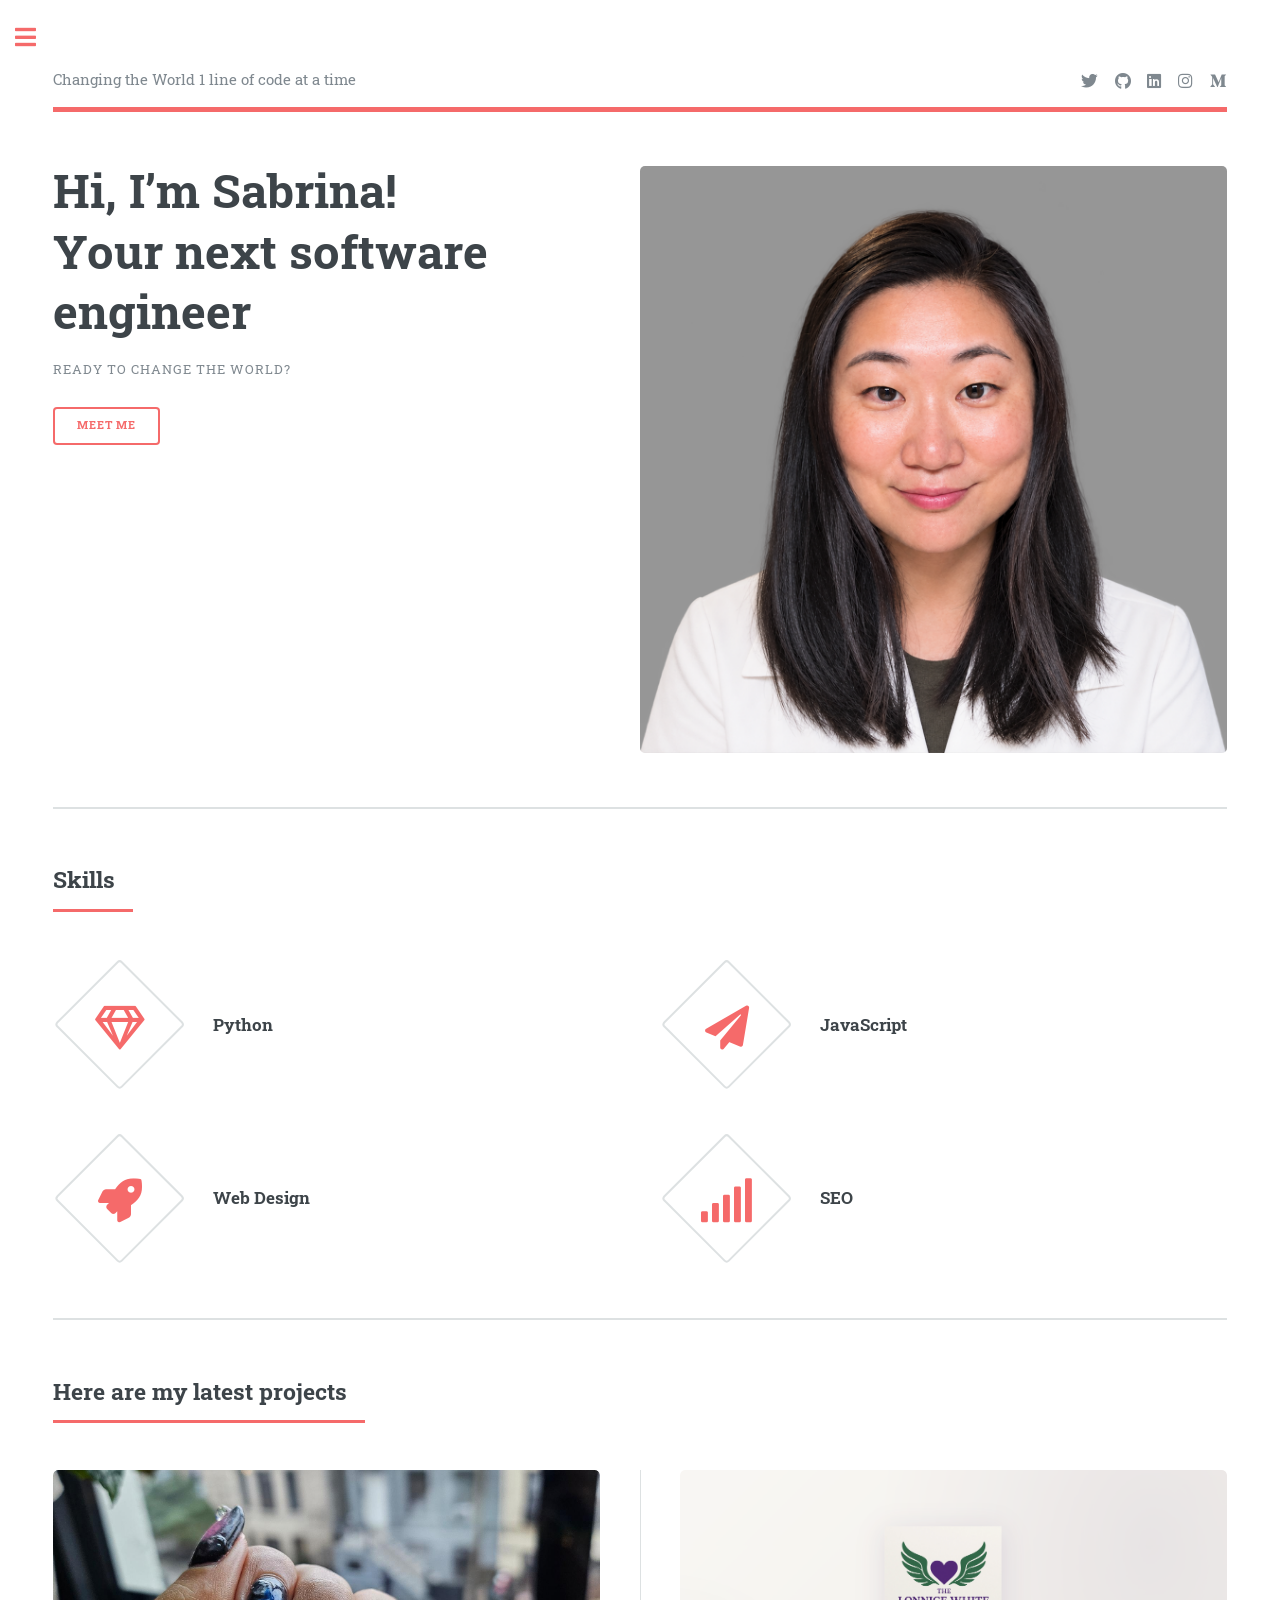
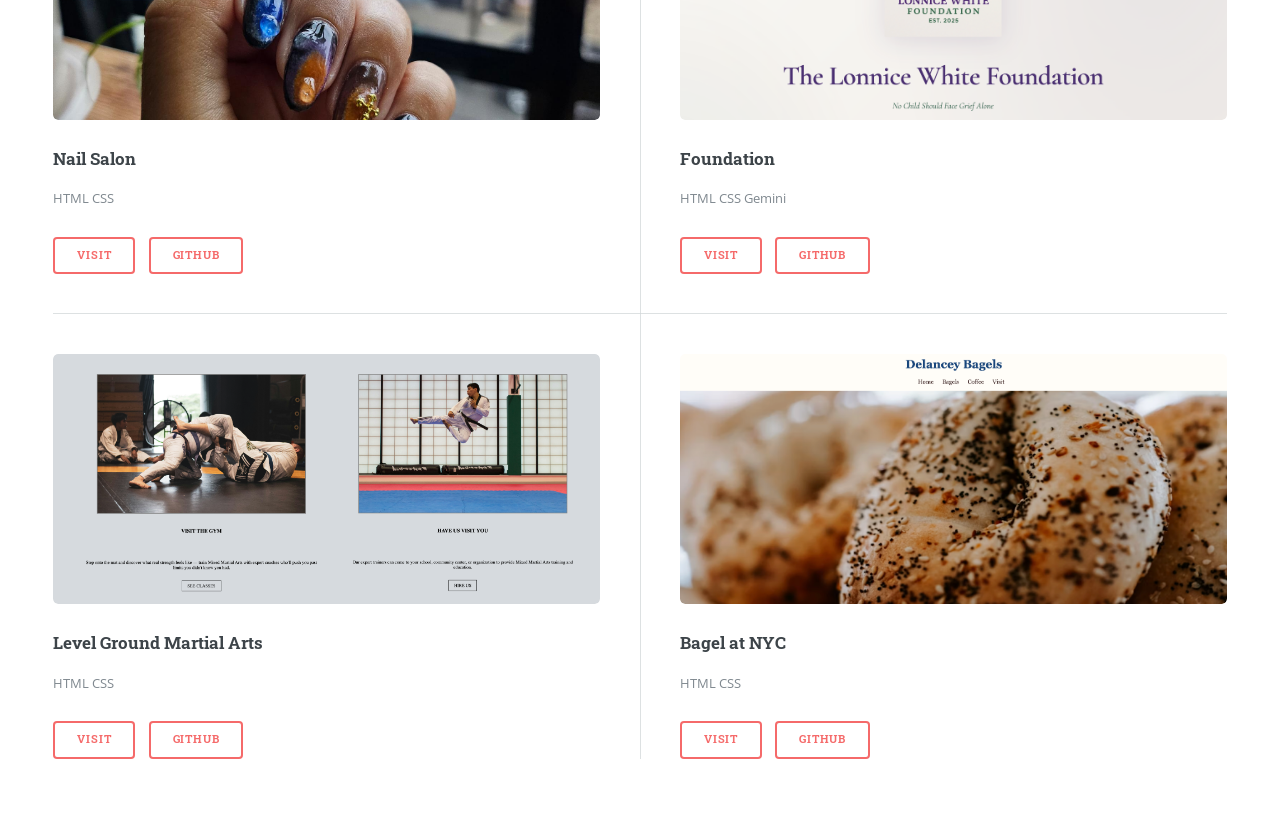
<file: index.html>
<!DOCTYPE HTML>
<!--
	Editorial by HTML5 UP
	html5up.net | @ajlkn
	Free for personal and commercial use under the CCA 3.0 license (html5up.net/license)
-->
<html>
	<head>
		<title>Changing the World 1 lind of Code at a time</title>
		<meta charset="utf-8" />
		<meta name="viewport" content="width=device-width, initial-scale=1, user-scalable=no" />
		<link rel="stylesheet" href="assets/css/main.css" />
	</head>
	<body class="is-preload">

		<!-- Wrapper -->
			<div id="wrapper">

				<!-- Main -->
					<div id="main">
						<div class="inner">

							<!-- Header -->
								<header id="header">
									<a href="index.html" class="logo">Changing the World 1 line of code at a time</a>
									<ul class="icons">
										<li><a href="https://x.com/SabrinaL_Dev" class="icon brands fa-twitter"><span class="label">Twitter</span></a></li>
										<li><a href="https://github.com/sabrinalindev" class="icon brands fa-github"><span class="label">Github</span></a></li>
										<li><a href="https://www.linkedin.com/in/sabrinalindev/" class="icon brands fa-linkedin"><span class="label">Linkedin</span></a></li>
										<li><a href="#" class="icon brands fa-instagram"><span class="label">Instagram</span></a></li>
										<li><a href="#" class="icon brands fa-medium-m"><span class="label">Medium</span></a></li>
									</ul>
								</header>

							<!-- Banner -->
								<section id="banner">
									<div class="content">
										<header>
											<h1>Hi, I’m Sabrina!</br>
											Your next software engineer</h1>
											<p>Ready to change the world?</p>
										</header>
										
										<ul class="actions">
											<li><a href="about-me.html" class="button big">Meet Me</a></li>
										</ul>
									</div>
									<span class="image object">
										<img src="images/sabrina_headshot.jpeg" alt="" />
									</span>
								</section>

							<!-- Section -->
								<section>
									<header class="major">
										<h2>Skills</h2>
									</header>
									<div class="features">
										<article>
											<span class="icon fa-gem"></span>
											<div class="content">
												<h3>Python</h3>
												
											</div>
										</article>
										<article>
											<span class="icon solid fa-paper-plane"></span>
											<div class="content">
												<h3>JavaScript</h3>
												
											</div>
										</article>
										<article>
											<span class="icon solid fa-rocket"></span>
											<div class="content">
												<h3>Web Design</h3>
												
											</div>
										</article>
										<article>
											<span class="icon solid fa-signal"></span>
											<div class="content">
												<h3>SEO</h3>
												
											</div>
										</article>
									</div>
								</section>

							<!-- Section -->
								<section>
									<header class="major">
										<h2>Here are my latest projects</h2>
									</header>
									<div class="posts">
										<article>
											<a href="#" class="image"><img src="images/nailSalon.jpeg" alt="" /></a>
											<h3>Nail Salon</h3>
											<p>HTML CSS</p>
											<!--<p>Aenean ornare velit lacus, ac varius enim lorem ullamcorper dolore. Proin aliquam facilisis ante interdum. Sed nulla amet lorem feugiat tempus aliquam.</p>-->
											<ul class="actions">
												<li><a href="https://jessicanailsit.netlify.app/" class="button">Visit</a></li>
												<li><a href="https://github.com/sabrinalindev/JessNailsIt" class="button">GitHub</a></li>
											</ul>
										</article>
										<article>
											<a href="#" class="image"><img src="images/foundation.jpeg" alt="" /></a>
											<h3>Foundation</h3>
											<P>HTML CSS Gemini</P>
											<!--<p>Aenean ornare velit lacus, ac varius enim lorem ullamcorper dolore. Proin aliquam facilisis ante interdum. Sed nulla amet lorem feugiat tempus aliquam.</p>-->
											<ul class="actions">
												<li><a href="https://thelonnicewhitefoundation.netlify.app/" class="button">Visit</a></li>
												<li><a href="https://github.com/sabrinalindev/The-Lonnice-White-foundation" class="button">GitHub</a></li>
											</ul>
										</article>
										<article>
											<a href="#" class="image"><img src="images/levelground.png" alt="" /></a>
											<h3>Level Ground Martial Arts</h3>
											<p>HTML CSS</p>
											<!--<p>Aenean ornare velit lacus, ac varius enim lorem ullamcorper dolore. Proin aliquam facilisis ante interdum. Sed nulla amet lorem feugiat tempus aliquam.</p>-->
											<ul class="actions">
												<li><a href="https://levelgroundmartial.netlify.app/" class="button">Visit</a></li>
												<li><a href="https://github.com/sabrinalindev/Level-Ground-Martial-Arts" class="button">GitHub</a></li>
											</ul>
										</article>
										<article>
											<a href="#" class="image"><img src="images/bagelatNYC.png" alt="" /></a>
											<h3>Bagel at NYC</h3>
											<P>HTML CSS</P>
											<!--<p>Aenean ornare velit lacus, ac varius enim lorem ullamcorper dolore. Proin aliquam facilisis ante interdum. Sed nulla amet lorem feugiat tempus aliquam.</p>-->
											<ul class="actions">
												<li><a href="https://bagelatnyc.netlify.app/" class="button">Visit</a></li>
												<li><a href="https://github.com/sabrinalindev/nyc-bagels" class="button">GitHub</a></li>
											</ul>
										</article>

										<!--<article>
											<a href="#" class="image"><img src="images/pic05.jpg" alt="" /></a>
											<h3>Feugiat lorem aenean</h3>
											<p>Aenean ornare velit lacus, ac varius enim lorem ullamcorper dolore. Proin aliquam facilisis ante interdum. Sed nulla amet lorem feugiat tempus aliquam.</p>
											<ul class="actions">
												<li><a href="#" class="button">More</a></li>
											</ul>
										</article>
										<article>
											<a href="#" class="image"><img src="images/pic06.jpg" alt="" /></a>
											<h3>Amet varius aliquam</h3>
											<p>Aenean ornare velit lacus, ac varius enim lorem ullamcorper dolore. Proin aliquam facilisis ante interdum. Sed nulla amet lorem feugiat tempus aliquam.</p>
											<ul class="actions">
												<li><a href="#" class="button">More</a></li>
											</ul>
										</article>-->
									</div>
								</section>

						</div>
					</div>

				<!-- Sidebar -->
					<div id="sidebar">
						<div class="inner">

							<!-- Search -->
								<section id="search" class="alt">
									<form method="post" action="#">
										<input type="text" name="query" id="query" placeholder="Search" />
									</form>
								</section>

							<!-- Menu -->
								<nav id="menu">
									<header class="major">
										<h2>Menu</h2>
									</header>
									<ul>
										<li><a href="index.html">Homepage</a></li>
										<!--<li><a href="generic.html">Generic</a></li>
										<li><a href="elements.html">Elements</a></li>
										<li>
											<span class="opener">Submenu</span>
											<ul>
												<li><a href="#">Lorem Dolor</a></li>
												<li><a href="#">Ipsum Adipiscing</a></li>
												<li><a href="#">Tempus Magna</a></li>
												<li><a href="#">Feugiat Veroeros</a></li>
											</ul>
										</li>
										<li><a href="#">Etiam Dolore</a></li>-->
										<li><a href="about-me.html">About Me</a></li>
										<li>
											<span class="opener">My Projects</span>
											<ul>
												<li><a href="https://jessicanailsit.netlify.app/" target="_blank">Nail Salon</a></li>
												<li><a href="https://thelonnicewhitefoundation.netlify.app/" target="_blank">Foundation</a></li>
												<li><a href="https://levelgroundmartial.netlify.app/" target="_blank">Level Ground Martial Arts</a></li>
												<li><a href="https://bagelatnyc.netlify.app/" target="_blank">Bagel at NYC</a></li>
											</ul>
										</li>
										<!--<li><a href="#">Maximus Erat</a></li>
										<li><a href="#">Sapien Mauris</a></li>
										<li><a href="#">Amet Lacinia</a></li>-->
									</ul>
								</nav>

							<!-- Section -->
								<!--<section>
									<header class="major">
										<h2>Ante interdum</h2>
									</header>
									<div class="mini-posts">
										<article>
											<a href="#" class="image"><img src="images/pic07.jpg" alt="" /></a>
											<p>Aenean ornare velit lacus, ac varius enim lorem ullamcorper dolore aliquam.</p>
										</article>
										<article>
											<a href="#" class="image"><img src="images/pic08.jpg" alt="" /></a>
											<p>Aenean ornare velit lacus, ac varius enim lorem ullamcorper dolore aliquam.</p>
										</article>
										<article>
											<a href="#" class="image"><img src="images/pic09.jpg" alt="" /></a>
											<p>Aenean ornare velit lacus, ac varius enim lorem ullamcorper dolore aliquam.</p>
										</article>
									</div>
									<ul class="actions">
										<li><a href="#" class="button">More</a></li>
									</ul>
								</section>-->

							<!-- Section -->
								<section>
									<header class="major">
										<h2>Get in touch</h2>
									</header>
									<p>Send me an email if you would love to work together!</p>
									<ul class="contact">
										<li class="icon solid fa-envelope"><a href="#">sabrinalindev@gmail.com</a></li>
										<!--li class="icon solid fa-phone">(000) 000-0000</li>
										<li class="icon solid fa-home">1234 Somewhere Road #8254<br />
										Nashville, TN 00000-0000</li>-->
									</ul>
								</section>

							<!-- Footer -->
								<footer id="footer">
									<p class="copyright">&copy; Untitled. All rights reserved. Demo Images: <a href="https://unsplash.com">Unsplash</a>. Design: <a href="https://html5up.net">HTML5 UP</a>.</p>
								</footer>

						</div>
					</div>

			</div>

		<!-- Scripts -->
			<script src="assets/js/jquery.min.js"></script>
			<script src="assets/js/browser.min.js"></script>
			<script src="assets/js/breakpoints.min.js"></script>
			<script src="assets/js/util.js"></script>
			<script src="assets/js/main.js"></script>

	</body>
</html>
</file>
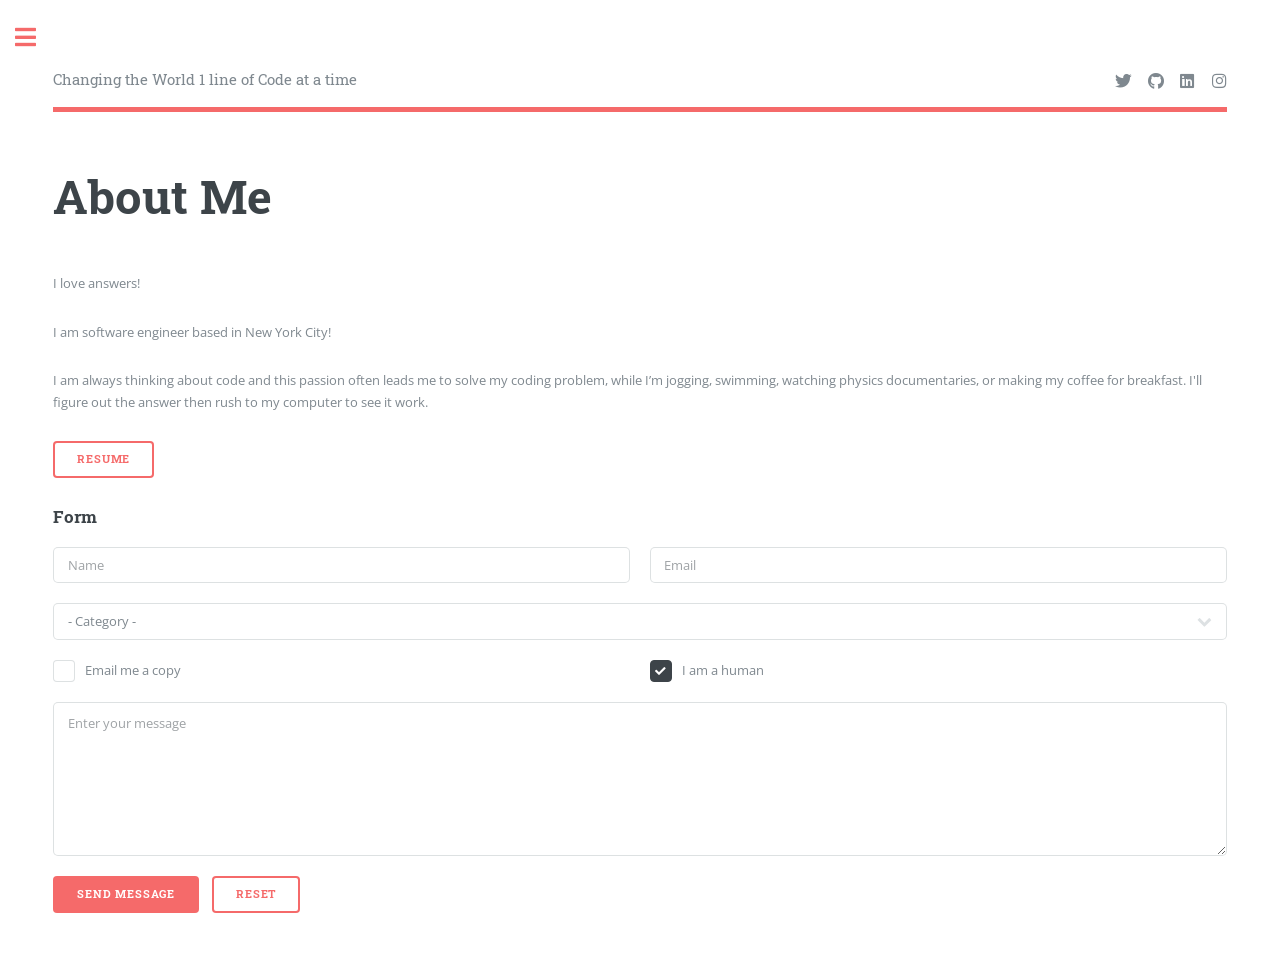
<file: about-me.html>
<!DOCTYPE HTML>
<!--
	Editorial by HTML5 UP
	html5up.net | @ajlkn
	Free for personal and commercial use under the CCA 3.0 license (html5up.net/license)
-->
<html>
	<head>
		<title>Generic - Editorial by HTML5 UP</title>
		<meta charset="utf-8" />
		<meta name="viewport" content="width=device-width, initial-scale=1, user-scalable=no" />
		<link rel="stylesheet" href="assets/css/main.css" />
	</head>
	<body class="is-preload">

		<!-- Wrapper -->
			<div id="wrapper">

				<!-- Main -->
					<div id="main">
						<div class="inner">

							<!-- Header -->
								<header id="header">
									<a href="index.html" class="logo">Changing the World 1 line of Code at a time</a>
									<ul class="icons">
										<li><a href="https://x.com/SabrinaL_Dev" class="icon brands fa-twitter"><span class="label">Twitter</span></a></li>
										<li><a href="https://github.com/sabrinalindev" class="icon brands fa-github"><span class="label">Github</span></a></li>
										<li><a href="https://www.linkedin.com/in/sabrinalindev/" class="icon brands fa-linkedin"><span class="label">Linkedin</span></a></li>
										<li><a href="https://www.instagram.com/sabrinal_dev/" class="icon brands fa-instagram"><span class="label">Instagram</span></a></li>
										<!-- <li><a href="#" class="icon brands fa-medium-m"><span class="label">Medium</span></a></li> -->
									</ul>
								</header>

							<!-- Content -->
								<section>
									<header class="main">
										<h1>About Me</h1>
									</header>

									<!--<span class="image object"><img src="images/sabrina_emoji.jpg" alt="" /></span>-->

									<p>I love answers!</p>
									<p>I am software engineer based in New York City!</p>
									<p>I am always thinking about code and this passion often leads me to solve my coding problem, while I’m jogging, swimming, watching physics documentaries, or making my coffee for breakfast. I'll figure out the answer then rush to my computer to see it work.</p>
									<ul class="actions">
										<li><a href="about-me.html" class="button big">Resume</a></li>
									</ul>

									<!-- Form -->
									<!-- Form -->
									<h3>Form</h3>

									<form method="post" action="#">
										<div class="row gtr-uniform">
											<div class="col-6 col-12-xsmall">
												<input type="text" name="demo-name" id="demo-name" value="" placeholder="Name" />
											</div>
											<div class="col-6 col-12-xsmall">
												<input type="email" name="demo-email" id="demo-email" value="" placeholder="Email" />
											</div>
											<!-- Break -->
											<div class="col-12">
												<select name="demo-category" id="demo-category">
													<option value="">- Category -</option>
													<option value="1">Website building</option>
													<option value="1">SEO analyze</option>
													<option value="1">Design</option>
													<!--option value="1">Human Resources</option-->
												</select>
											</div>
											<!-- Break -->
											<!--div class="col-4 col-12-small">
												<input type="radio" id="demo-priority-low" name="demo-priority" checked>
												<label for="demo-priority-low">Low</label>
											</div>
											<div class="col-4 col-12-small">
												<input type="radio" id="demo-priority-normal" name="demo-priority">
												<label for="demo-priority-normal">Normal</label>
											</div>
											<div class="col-4 col-12-small">
												<input type="radio" id="demo-priority-high" name="demo-priority">
												<label for="demo-priority-high">High</label>
											</div-->

											<!-- Break -->
											<div class="col-6 col-12-small">
												<input type="checkbox" id="demo-copy" name="demo-copy">
												<label for="demo-copy">Email me a copy</label>
											</div>
											<div class="col-6 col-12-small">
												<input type="checkbox" id="demo-human" name="demo-human" checked>
												<label for="demo-human">I am a human</label>
											</div>
											<!-- Break -->
											<div class="col-12">
												<textarea name="demo-message" id="demo-message" placeholder="Enter your message" rows="6"></textarea>
											</div>
											<!-- Break -->
											<div class="col-12">
												<ul class="actions">
													<li><input type="submit" value="Send Message" class="primary" /></li>
													<li><input type="reset" value="Reset" /></li>
												</ul>
											</div>
										</div>
									</form>

									<!--<p>Interdum et malesuada fames ac ante ipsum primis in faucibus. Pellentesque venenatis dolor imperdiet dolor mattis sagittis. Praesent rutrum sem diam, vitae egestas enim auctor sit amet. Pellentesque leo mauris, consectetur id ipsum sit amet, fersapien risus, commodo eget turpis at, elementum convallis elit. Pellentesque enim turpis, hendrerit tristique lorem ipsum dolor.</p>-->

									<!--<hr class="major" />

									<h2>Interdum sed dapibus</h2>
									<p>Donec eget ex magna. Interdum et malesuada fames ac ante ipsum primis in faucibus. Pellentesque venenatis dolor imperdiet dolor mattis sagittis. Praesent rutrum sem diam, vitae egestas enim auctor sit amet. Pellentesque leo mauris, consectetur id ipsum sit amet, fergiat. Pellentesque in mi eu massa lacinia malesuada et a elit. Donec urna ex, lacinia in purus ac, pretium pulvinar mauris. Curabitur sapien risus, commodo eget turpis at, elementum convallis elit. Pellentesque enim turpis, hendrerit.</p>
									<p>Lorem ipsum dolor sit amet, consectetur adipiscing elit. Duis dapibus rutrum facilisis. Class aptent taciti sociosqu ad litora torquent per conubia nostra, per inceptos himenaeos. Etiam tristique libero eu nibh porttitor fermentum. Nullam venenatis erat id vehicula viverra. Nunc ultrices eros ut ultricies condimentum. Mauris risus lacus, blandit sit amet venenatis non, bibendum vitae dolor. Nunc lorem mauris, fringilla in aliquam at, euismod in lectus. Pellentesque habitant morbi tristique senectus et netus et malesuada fames ac turpis egestas. In non lorem sit amet elit placerat maximus. Pellentesque aliquam maximus risus, vel sed vehicula. Interdum et malesuada fames ac ante ipsum primis in faucibus. Pellentesque venenatis dolor imperdiet dolor mattis sagittis. Praesent rutrum sem diam, vitae egestas enim auctor sit amet. Pellentesque leo mauris, consectetur id ipsum sit amet, fersapien risus, commodo eget turpis at, elementum convallis elit. Pellentesque enim turpis, hendrerit tristique lorem ipsum dolor.</p>

									<hr class="major" />

									<h2>Magna etiam veroeros</h2>
									<p>Lorem ipsum dolor sit amet, consectetur adipiscing elit. Duis dapibus rutrum facilisis. Class aptent taciti sociosqu ad litora torquent per conubia nostra, per inceptos himenaeos. Etiam tristique libero eu nibh porttitor fermentum. Nullam venenatis erat id vehicula viverra. Nunc ultrices eros ut ultricies condimentum. Mauris risus lacus, blandit sit amet venenatis non, bibendum vitae dolor. Nunc lorem mauris, fringilla in aliquam at, euismod in lectus. Pellentesque habitant morbi tristique senectus et netus et malesuada fames ac turpis egestas. In non lorem sit amet elit placerat maximus. Pellentesque aliquam maximus risus, vel sed vehicula.</p>
									<p>Interdum et malesuada fames ac ante ipsum primis in faucibus. Pellentesque venenatis dolor imperdiet dolor mattis sagittis. Praesent rutrum sem diam, vitae egestas enim auctor sit amet. Pellentesque leo mauris, consectetur id ipsum sit amet, fersapien risus, commodo eget turpis at, elementum convallis elit. Pellentesque enim turpis, hendrerit tristique lorem ipsum dolor.</p>

									<hr class="major" />

									<h2>Lorem aliquam bibendum</h2>
									<p>Donec eget ex magna. Interdum et malesuada fames ac ante ipsum primis in faucibus. Pellentesque venenatis dolor imperdiet dolor mattis sagittis. Praesent rutrum sem diam, vitae egestas enim auctor sit amet. Pellentesque leo mauris, consectetur id ipsum sit amet, fergiat. Pellentesque in mi eu massa lacinia malesuada et a elit. Donec urna ex, lacinia in purus ac, pretium pulvinar mauris. Curabitur sapien risus, commodo eget turpis at, elementum convallis elit. Pellentesque enim turpis, hendrerit.</p>
									<p>Lorem ipsum dolor sit amet, consectetur adipiscing elit. Duis dapibus rutrum facilisis. Class aptent taciti sociosqu ad litora torquent per conubia nostra, per inceptos himenaeos. Etiam tristique libero eu nibh porttitor fermentum. Nullam venenatis erat id vehicula viverra. Nunc ultrices eros ut ultricies condimentum. Mauris risus lacus, blandit sit amet venenatis non, bibendum vitae dolor. Nunc lorem mauris, fringilla in aliquam at, euismod in lectus. Pellentesque habitant morbi tristique senectus et netus et malesuada fames ac turpis egestas. In non lorem sit amet elit placerat maximus. Pellentesque aliquam maximus risus, vel sed vehicula.</p>-->

								</section>

						</div>
					</div>

				<!-- Sidebar -->
				 
					<!-- Sidebar -->
					<div id="sidebar">
						<div class="inner">

							<!-- Search -->
								<section id="search" class="alt">
									<form method="post" action="#">
										<input type="text" name="query" id="query" placeholder="Search" />
									</form>
								</section>

							<!-- Menu -->
								<nav id="menu">
									<header class="major">
										<h2>Menu</h2>
									</header>
									<ul>
										<li><a href="index.html">Homepage</a></li>
										<!--<li><a href="generic.html">Generic</a></li>
										<li><a href="elements.html">Elements</a></li>
										<li>
											<span class="opener">Submenu</span>
											<ul>
												<li><a href="#">Lorem Dolor</a></li>
												<li><a href="#">Ipsum Adipiscing</a></li>
												<li><a href="#">Tempus Magna</a></li>
												<li><a href="#">Feugiat Veroeros</a></li>
											</ul>
										</li>
										<li><a href="#">Etiam Dolore</a></li>-->
										<li><a href="about-me.html">About Me</a></li>
										<li>
											<span class="opener">My Projects</span>
											<ul>
												<li><a href="https://jessicanailsit.netlify.app/" target="_blank">Nail Salon</a></li>
												<li><a href="https://thelonnicewhitefoundation.netlify.app/" target="_blank">Foundation</a></li>
												<li><a href="https://levelgroundmartial.netlify.app/" target="_blank">Level Ground Martial Arts</a></li>
												<li><a href="https://bagelatnyc.netlify.app/" target="_blank">Bagel at NYC</a></li>
											</ul>
										</li>
										<!--<li><a href="#">Maximus Erat</a></li>
										<li><a href="#">Sapien Mauris</a></li>
										<li><a href="#">Amet Lacinia</a></li>-->
									</ul>
								</nav>

							<!-- Section -->
								<!--<section>
									<header class="major">
										<h2>Ante interdum</h2>
									</header>
									<div class="mini-posts">
										<article>
											<a href="#" class="image"><img src="images/pic07.jpg" alt="" /></a>
											<p>Aenean ornare velit lacus, ac varius enim lorem ullamcorper dolore aliquam.</p>
										</article>
										<article>
											<a href="#" class="image"><img src="images/pic08.jpg" alt="" /></a>
											<p>Aenean ornare velit lacus, ac varius enim lorem ullamcorper dolore aliquam.</p>
										</article>
										<article>
											<a href="#" class="image"><img src="images/pic09.jpg" alt="" /></a>
											<p>Aenean ornare velit lacus, ac varius enim lorem ullamcorper dolore aliquam.</p>
										</article>
									</div>
									<ul class="actions">
										<li><a href="#" class="button">More</a></li>
									</ul>
								</section>-->

							<!-- Section -->
								<section>
									<header class="major">
										<h2>Get in touch</h2>
									</header>
									<p>Send me an email if you would love to work together!</p>
									<ul class="contact">
										<li class="icon solid fa-envelope"><a href="#">sabrinalindev@gmail.com</a></li>
										<!--li class="icon solid fa-phone">(000) 000-0000</li>
										<li class="icon solid fa-home">1234 Somewhere Road #8254<br />
										Nashville, TN 00000-0000</li>-->
									</ul>
								</section>

							<!-- Footer -->
								<footer id="footer">
									<p class="copyright">&copy; Untitled. All rights reserved. Demo Images: <a href="https://unsplash.com">Unsplash</a>. Design: <a href="https://html5up.net">HTML5 UP</a>.</p>
								</footer>

						</div>
					</div>

			</div>

		<!-- Scripts -->
			<script src="assets/js/jquery.min.js"></script>
			<script src="assets/js/browser.min.js"></script>
			<script src="assets/js/breakpoints.min.js"></script>
			<script src="assets/js/util.js"></script>
			<script src="assets/js/main.js"></script>

	</body>
</html>
</file>
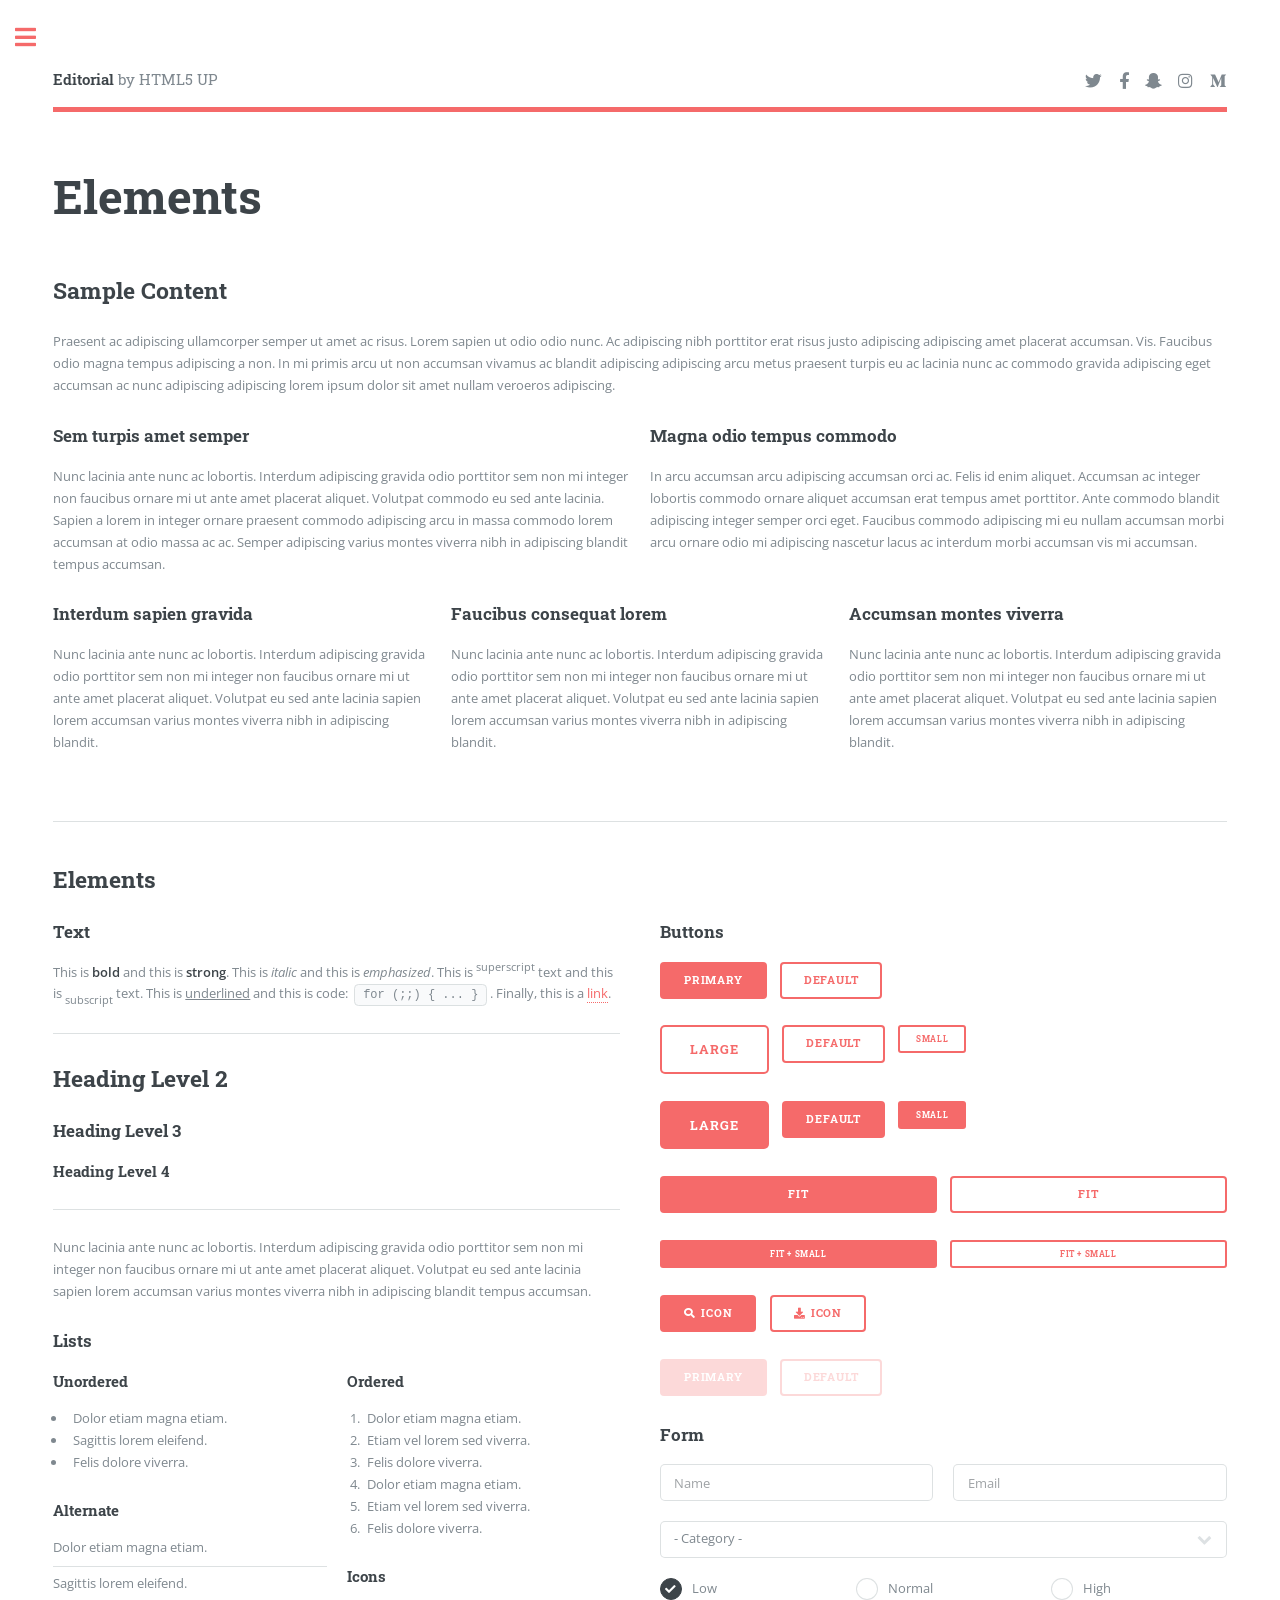
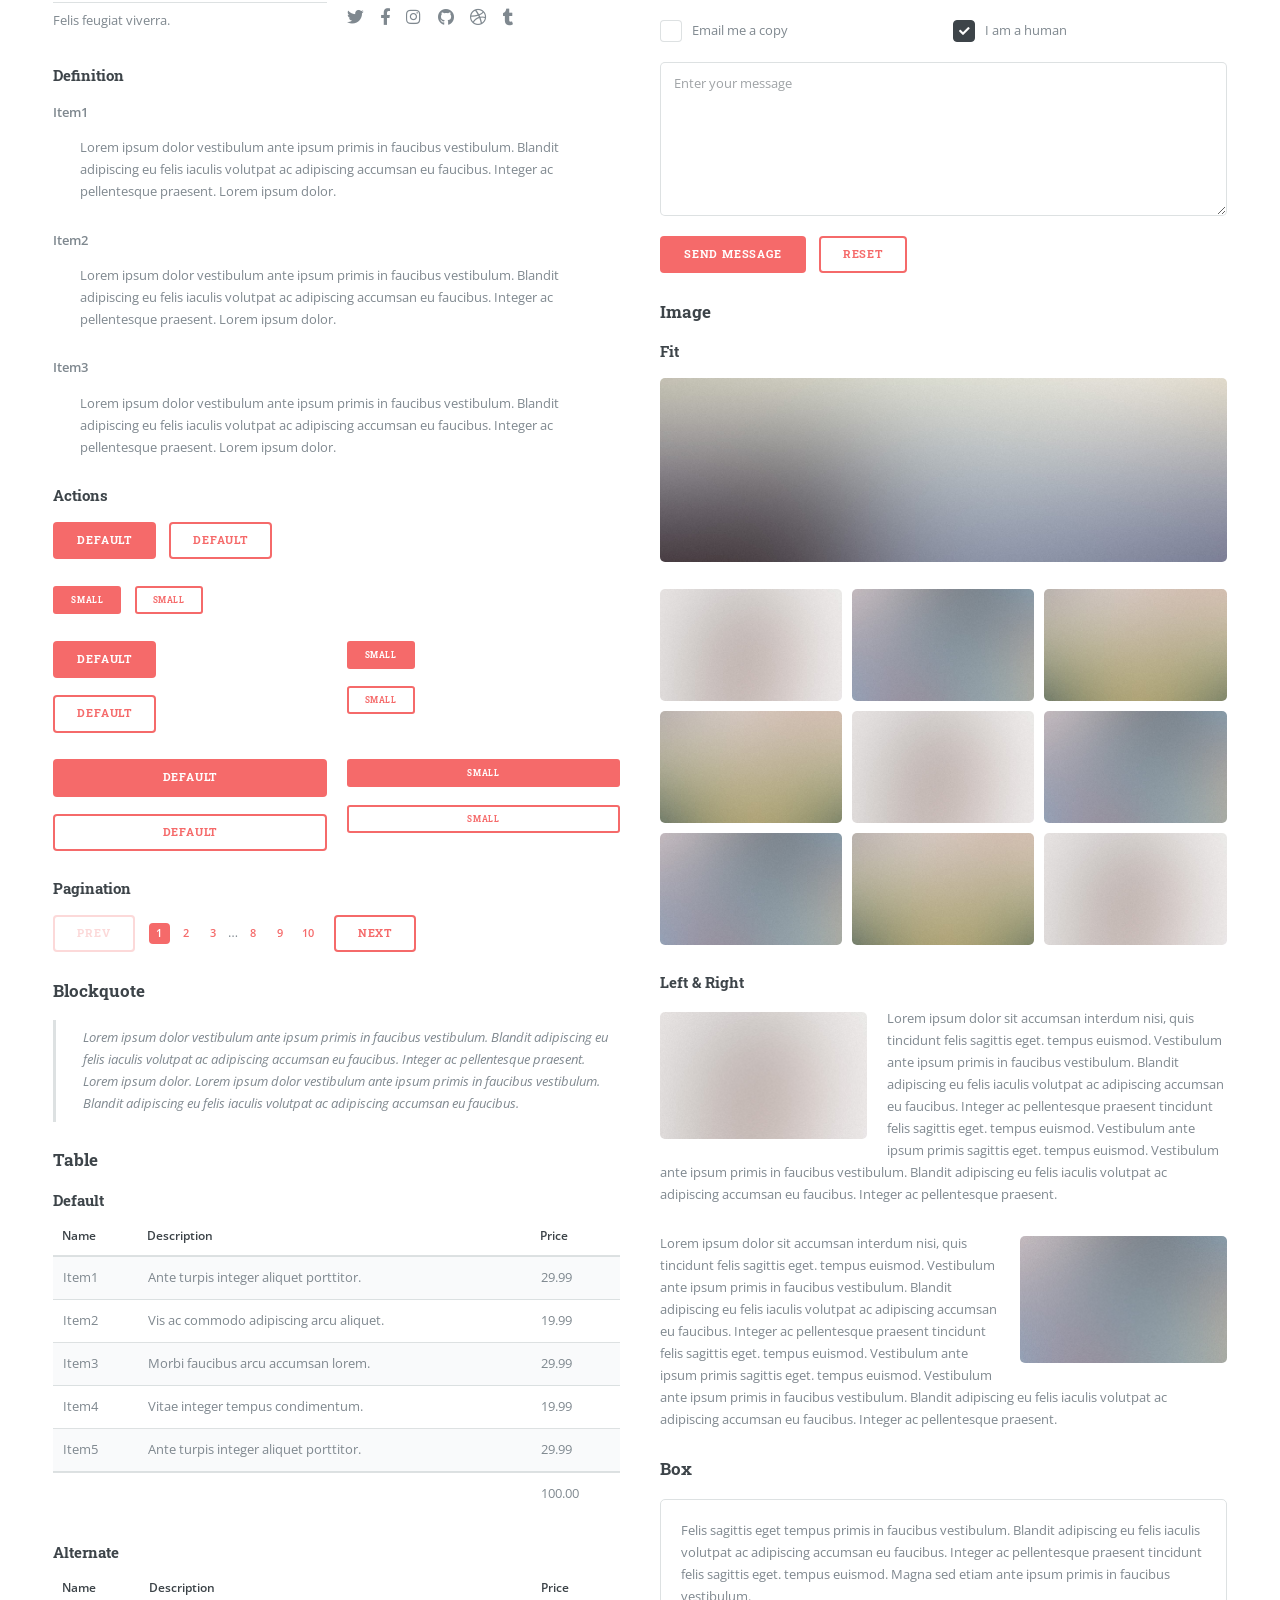
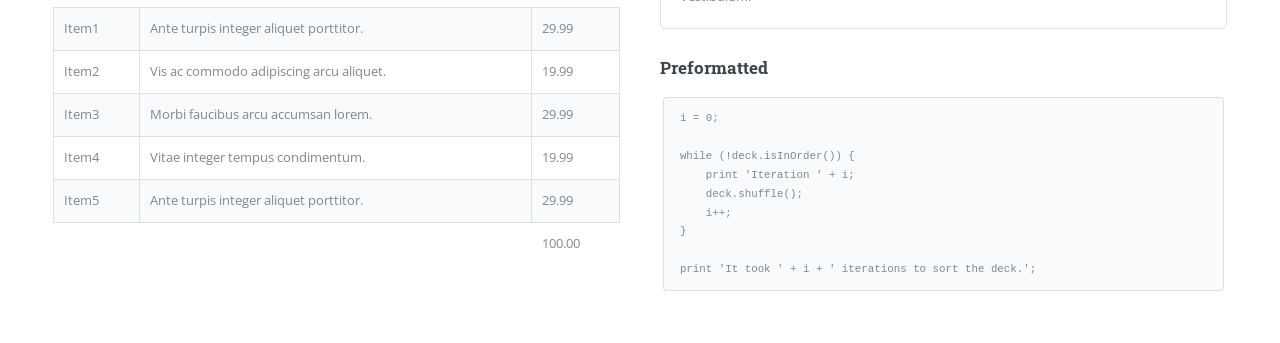
<file: elements.html>
<!DOCTYPE HTML>
<!--
	Editorial by HTML5 UP
	html5up.net | @ajlkn
	Free for personal and commercial use under the CCA 3.0 license (html5up.net/license)
-->
<html>
	<head>
		<title>Elements - Editorial by HTML5 UP</title>
		<meta charset="utf-8" />
		<meta name="viewport" content="width=device-width, initial-scale=1, user-scalable=no" />
		<link rel="stylesheet" href="assets/css/main.css" />
	</head>
	<body class="is-preload">

		<!-- Wrapper -->
			<div id="wrapper">

				<!-- Main -->
					<div id="main">
						<div class="inner">

							<!-- Header -->
								<header id="header">
									<a href="index.html" class="logo"><strong>Editorial</strong> by HTML5 UP</a>
									<ul class="icons">
										<li><a href="#" class="icon brands fa-twitter"><span class="label">Twitter</span></a></li>
										<li><a href="#" class="icon brands fa-facebook-f"><span class="label">Facebook</span></a></li>
										<li><a href="#" class="icon brands fa-snapchat-ghost"><span class="label">Snapchat</span></a></li>
										<li><a href="#" class="icon brands fa-instagram"><span class="label">Instagram</span></a></li>
										<li><a href="#" class="icon brands fa-medium-m"><span class="label">Medium</span></a></li>
									</ul>
								</header>

							<!-- Content -->
								<section>
									<header class="main">
										<h1>Elements</h1>
									</header>

									<!-- Content -->
										<h2 id="content">Sample Content</h2>
										<p>Praesent ac adipiscing ullamcorper semper ut amet ac risus. Lorem sapien ut odio odio nunc. Ac adipiscing nibh porttitor erat risus justo adipiscing adipiscing amet placerat accumsan. Vis. Faucibus odio magna tempus adipiscing a non. In mi primis arcu ut non accumsan vivamus ac blandit adipiscing adipiscing arcu metus praesent turpis eu ac lacinia nunc ac commodo gravida adipiscing eget accumsan ac nunc adipiscing adipiscing lorem ipsum dolor sit amet nullam veroeros adipiscing.</p>
										<div class="row">
											<div class="col-6 col-12-small">
												<h3>Sem turpis amet semper</h3>
												<p>Nunc lacinia ante nunc ac lobortis. Interdum adipiscing gravida odio porttitor sem non mi integer non faucibus ornare mi ut ante amet placerat aliquet. Volutpat commodo eu sed ante lacinia. Sapien a lorem in integer ornare praesent commodo adipiscing arcu in massa commodo lorem accumsan at odio massa ac ac. Semper adipiscing varius montes viverra nibh in adipiscing blandit tempus accumsan.</p>
											</div>
											<div class="col-6 col-12-small">
												<h3>Magna odio tempus commodo</h3>
												<p>In arcu accumsan arcu adipiscing accumsan orci ac. Felis id enim aliquet. Accumsan ac integer lobortis commodo ornare aliquet accumsan erat tempus amet porttitor. Ante commodo blandit adipiscing integer semper orci eget. Faucibus commodo adipiscing mi eu nullam accumsan morbi arcu ornare odio mi adipiscing nascetur lacus ac interdum morbi accumsan vis mi accumsan.</p>
											</div>
											<!-- Break -->
											<div class="col-4 col-12-medium">
												<h3>Interdum sapien gravida</h3>
												<p>Nunc lacinia ante nunc ac lobortis. Interdum adipiscing gravida odio porttitor sem non mi integer non faucibus ornare mi ut ante amet placerat aliquet. Volutpat eu sed ante lacinia sapien lorem accumsan varius montes viverra nibh in adipiscing blandit.</p>
											</div>
											<div class="col-4 col-12-medium">
												<h3>Faucibus consequat lorem</h3>
												<p>Nunc lacinia ante nunc ac lobortis. Interdum adipiscing gravida odio porttitor sem non mi integer non faucibus ornare mi ut ante amet placerat aliquet. Volutpat eu sed ante lacinia sapien lorem accumsan varius montes viverra nibh in adipiscing blandit.</p>
											</div>
											<div class="col-4 col-12-medium">
												<h3>Accumsan montes viverra</h3>
												<p>Nunc lacinia ante nunc ac lobortis. Interdum adipiscing gravida odio porttitor sem non mi integer non faucibus ornare mi ut ante amet placerat aliquet. Volutpat eu sed ante lacinia sapien lorem accumsan varius montes viverra nibh in adipiscing blandit.</p>
											</div>
										</div>

									<hr class="major" />

									<!-- Elements -->
										<h2 id="elements">Elements</h2>
										<div class="row gtr-200">
											<div class="col-6 col-12-medium">

												<!-- Text stuff -->
													<h3>Text</h3>
													<p>This is <b>bold</b> and this is <strong>strong</strong>. This is <i>italic</i> and this is <em>emphasized</em>.
													This is <sup>superscript</sup> text and this is <sub>subscript</sub> text.
													This is <u>underlined</u> and this is code: <code>for (;;) { ... }</code>.
													Finally, this is a <a href="#">link</a>.</p>
													<hr />
													<h2>Heading Level 2</h2>
													<h3>Heading Level 3</h3>
													<h4>Heading Level 4</h4>
													<hr />
													<p>Nunc lacinia ante nunc ac lobortis. Interdum adipiscing gravida odio porttitor sem non mi integer non faucibus ornare mi ut ante amet placerat aliquet. Volutpat eu sed ante lacinia sapien lorem accumsan varius montes viverra nibh in adipiscing blandit tempus accumsan.</p>

												<!-- Lists -->
													<h3>Lists</h3>
													<div class="row">
														<div class="col-6 col-12-small">

															<h4>Unordered</h4>
															<ul>
																<li>Dolor etiam magna etiam.</li>
																<li>Sagittis lorem eleifend.</li>
																<li>Felis dolore viverra.</li>
															</ul>

															<h4>Alternate</h4>
															<ul class="alt">
																<li>Dolor etiam magna etiam.</li>
																<li>Sagittis lorem eleifend.</li>
																<li>Felis feugiat viverra.</li>
															</ul>

														</div>
														<div class="col-6 col-12-small">

															<h4>Ordered</h4>
															<ol>
																<li>Dolor etiam magna etiam.</li>
																<li>Etiam vel lorem sed viverra.</li>
																<li>Felis dolore viverra.</li>
																<li>Dolor etiam magna etiam.</li>
																<li>Etiam vel lorem sed viverra.</li>
																<li>Felis dolore viverra.</li>
															</ol>

															<h4>Icons</h4>
															<ul class="icons">
																<li><a href="#" class="icon brands fa-twitter"><span class="label">Twitter</span></a></li>
																<li><a href="#" class="icon brands fa-facebook-f"><span class="label">Facebook</span></a></li>
																<li><a href="#" class="icon brands fa-instagram"><span class="label">Instagram</span></a></li>
																<li><a href="#" class="icon brands fa-github"><span class="label">Github</span></a></li>
																<li><a href="#" class="icon brands fa-dribbble"><span class="label">Dribbble</span></a></li>
																<li><a href="#" class="icon brands fa-tumblr"><span class="label">Tumblr</span></a></li>
															</ul>

														</div>
													</div>
													<h4>Definition</h4>
													<dl>
														<dt>Item1</dt>
														<dd>
															<p>Lorem ipsum dolor vestibulum ante ipsum primis in faucibus vestibulum. Blandit adipiscing eu felis iaculis volutpat ac adipiscing accumsan eu faucibus. Integer ac pellentesque praesent. Lorem ipsum dolor.</p>
														</dd>
														<dt>Item2</dt>
														<dd>
															<p>Lorem ipsum dolor vestibulum ante ipsum primis in faucibus vestibulum. Blandit adipiscing eu felis iaculis volutpat ac adipiscing accumsan eu faucibus. Integer ac pellentesque praesent. Lorem ipsum dolor.</p>
														</dd>
														<dt>Item3</dt>
														<dd>
															<p>Lorem ipsum dolor vestibulum ante ipsum primis in faucibus vestibulum. Blandit adipiscing eu felis iaculis volutpat ac adipiscing accumsan eu faucibus. Integer ac pellentesque praesent. Lorem ipsum dolor.</p>
														</dd>
													</dl>

													<h4>Actions</h4>
													<ul class="actions">
														<li><a href="#" class="button primary">Default</a></li>
														<li><a href="#" class="button">Default</a></li>
													</ul>
													<ul class="actions small">
														<li><a href="#" class="button primary small">Small</a></li>
														<li><a href="#" class="button small">Small</a></li>
													</ul>
													<div class="row">
														<div class="col-6 col-12-small">
															<ul class="actions stacked">
																<li><a href="#" class="button primary">Default</a></li>
																<li><a href="#" class="button">Default</a></li>
															</ul>
														</div>
														<div class="col-6 col-12-small">
															<ul class="actions stacked">
																<li><a href="#" class="button primary small">Small</a></li>
																<li><a href="#" class="button small">Small</a></li>
															</ul>
														</div>
														<div class="col-6 col-12-small">
															<ul class="actions stacked">
																<li><a href="#" class="button primary fit">Default</a></li>
																<li><a href="#" class="button fit">Default</a></li>
															</ul>
														</div>
														<div class="col-6 col-12-small">
															<ul class="actions stacked">
																<li><a href="#" class="button primary small fit">Small</a></li>
																<li><a href="#" class="button small fit">Small</a></li>
															</ul>
														</div>
													</div>

													<h4>Pagination</h4>
													<ul class="pagination">
														<li><span class="button disabled">Prev</span></li>
														<li><a href="#" class="page active">1</a></li>
														<li><a href="#" class="page">2</a></li>
														<li><a href="#" class="page">3</a></li>
														<li><span>&hellip;</span></li>
														<li><a href="#" class="page">8</a></li>
														<li><a href="#" class="page">9</a></li>
														<li><a href="#" class="page">10</a></li>
														<li><a href="#" class="button">Next</a></li>
													</ul>

												<!-- Blockquote -->
													<h3>Blockquote</h3>
													<blockquote>Lorem ipsum dolor vestibulum ante ipsum primis in faucibus vestibulum. Blandit adipiscing eu felis iaculis volutpat ac adipiscing accumsan eu faucibus. Integer ac pellentesque praesent. Lorem ipsum dolor. Lorem ipsum dolor vestibulum ante ipsum primis in faucibus vestibulum. Blandit adipiscing eu felis iaculis volutpat ac adipiscing accumsan eu faucibus.</blockquote>

												<!-- Table -->
													<h3>Table</h3>

													<h4>Default</h4>
													<div class="table-wrapper">
														<table>
															<thead>
																<tr>
																	<th>Name</th>
																	<th>Description</th>
																	<th>Price</th>
																</tr>
															</thead>
															<tbody>
																<tr>
																	<td>Item1</td>
																	<td>Ante turpis integer aliquet porttitor.</td>
																	<td>29.99</td>
																</tr>
																<tr>
																	<td>Item2</td>
																	<td>Vis ac commodo adipiscing arcu aliquet.</td>
																	<td>19.99</td>
																</tr>
																<tr>
																	<td>Item3</td>
																	<td> Morbi faucibus arcu accumsan lorem.</td>
																	<td>29.99</td>
																</tr>
																<tr>
																	<td>Item4</td>
																	<td>Vitae integer tempus condimentum.</td>
																	<td>19.99</td>
																</tr>
																<tr>
																	<td>Item5</td>
																	<td>Ante turpis integer aliquet porttitor.</td>
																	<td>29.99</td>
																</tr>
															</tbody>
															<tfoot>
																<tr>
																	<td colspan="2"></td>
																	<td>100.00</td>
																</tr>
															</tfoot>
														</table>
													</div>

													<h4>Alternate</h4>
													<div class="table-wrapper">
														<table class="alt">
															<thead>
																<tr>
																	<th>Name</th>
																	<th>Description</th>
																	<th>Price</th>
																</tr>
															</thead>
															<tbody>
																<tr>
																	<td>Item1</td>
																	<td>Ante turpis integer aliquet porttitor.</td>
																	<td>29.99</td>
																</tr>
																<tr>
																	<td>Item2</td>
																	<td>Vis ac commodo adipiscing arcu aliquet.</td>
																	<td>19.99</td>
																</tr>
																<tr>
																	<td>Item3</td>
																	<td> Morbi faucibus arcu accumsan lorem.</td>
																	<td>29.99</td>
																</tr>
																<tr>
																	<td>Item4</td>
																	<td>Vitae integer tempus condimentum.</td>
																	<td>19.99</td>
																</tr>
																<tr>
																	<td>Item5</td>
																	<td>Ante turpis integer aliquet porttitor.</td>
																	<td>29.99</td>
																</tr>
															</tbody>
															<tfoot>
																<tr>
																	<td colspan="2"></td>
																	<td>100.00</td>
																</tr>
															</tfoot>
														</table>
													</div>

											</div>
											<div class="col-6 col-12-medium">

												<!-- Buttons -->
													<h3>Buttons</h3>
													<ul class="actions">
														<li><a href="#" class="button primary">Primary</a></li>
														<li><a href="#" class="button">Default</a></li>
													</ul>
													<ul class="actions">
														<li><a href="#" class="button large">Large</a></li>
														<li><a href="#" class="button">Default</a></li>
														<li><a href="#" class="button small">Small</a></li>
													</ul>
													<ul class="actions">
														<li><a href="#" class="button primary large">Large</a></li>
														<li><a href="#" class="button primary">Default</a></li>
														<li><a href="#" class="button primary small">Small</a></li>
													</ul>
													<ul class="actions fit">
														<li><a href="#" class="button primary fit">Fit</a></li>
														<li><a href="#" class="button fit">Fit</a></li>
													</ul>
													<ul class="actions fit small">
														<li><a href="#" class="button primary fit small">Fit + Small</a></li>
														<li><a href="#" class="button fit small">Fit + Small</a></li>
													</ul>
													<ul class="actions">
														<li><a href="#" class="button primary icon solid fa-search">Icon</a></li>
														<li><a href="#" class="button icon solid fa-download">Icon</a></li>
													</ul>
													<ul class="actions">
														<li><span class="button primary disabled">Primary</span></li>
														<li><span class="button disabled">Default</span></li>
													</ul>

												<!-- Form -->
													<h3>Form</h3>

													<form method="post" action="#">
														<div class="row gtr-uniform">
															<div class="col-6 col-12-xsmall">
																<input type="text" name="demo-name" id="demo-name" value="" placeholder="Name" />
															</div>
															<div class="col-6 col-12-xsmall">
																<input type="email" name="demo-email" id="demo-email" value="" placeholder="Email" />
															</div>
															<!-- Break -->
															<div class="col-12">
																<select name="demo-category" id="demo-category">
																	<option value="">- Category -</option>
																	<option value="1">Manufacturing</option>
																	<option value="1">Shipping</option>
																	<option value="1">Administration</option>
																	<option value="1">Human Resources</option>
																</select>
															</div>
															<!-- Break -->
															<div class="col-4 col-12-small">
																<input type="radio" id="demo-priority-low" name="demo-priority" checked>
																<label for="demo-priority-low">Low</label>
															</div>
															<div class="col-4 col-12-small">
																<input type="radio" id="demo-priority-normal" name="demo-priority">
																<label for="demo-priority-normal">Normal</label>
															</div>
															<div class="col-4 col-12-small">
																<input type="radio" id="demo-priority-high" name="demo-priority">
																<label for="demo-priority-high">High</label>
															</div>
															<!-- Break -->
															<div class="col-6 col-12-small">
																<input type="checkbox" id="demo-copy" name="demo-copy">
																<label for="demo-copy">Email me a copy</label>
															</div>
															<div class="col-6 col-12-small">
																<input type="checkbox" id="demo-human" name="demo-human" checked>
																<label for="demo-human">I am a human</label>
															</div>
															<!-- Break -->
															<div class="col-12">
																<textarea name="demo-message" id="demo-message" placeholder="Enter your message" rows="6"></textarea>
															</div>
															<!-- Break -->
															<div class="col-12">
																<ul class="actions">
																	<li><input type="submit" value="Send Message" class="primary" /></li>
																	<li><input type="reset" value="Reset" /></li>
																</ul>
															</div>
														</div>
													</form>

												<!-- Image -->
													<h3>Image</h3>

													<h4>Fit</h4>
													<span class="image fit"><img src="images/pic11.jpg" alt="" /></span>
													<div class="box alt">
														<div class="row gtr-50 gtr-uniform">
															<div class="col-4"><span class="image fit"><img src="images/pic01.jpg" alt="" /></span></div>
															<div class="col-4"><span class="image fit"><img src="images/pic02.jpg" alt="" /></span></div>
															<div class="col-4"><span class="image fit"><img src="images/pic03.jpg" alt="" /></span></div>
															<!-- Break -->
															<div class="col-4"><span class="image fit"><img src="images/pic03.jpg" alt="" /></span></div>
															<div class="col-4"><span class="image fit"><img src="images/pic01.jpg" alt="" /></span></div>
															<div class="col-4"><span class="image fit"><img src="images/pic02.jpg" alt="" /></span></div>
															<!-- Break -->
															<div class="col-4"><span class="image fit"><img src="images/pic02.jpg" alt="" /></span></div>
															<div class="col-4"><span class="image fit"><img src="images/pic03.jpg" alt="" /></span></div>
															<div class="col-4"><span class="image fit"><img src="images/pic01.jpg" alt="" /></span></div>
														</div>
													</div>

													<h4>Left &amp; Right</h4>
													<p><span class="image left"><img src="images/pic01.jpg" alt="" /></span>Lorem ipsum dolor sit accumsan interdum nisi, quis tincidunt felis sagittis eget. tempus euismod. Vestibulum ante ipsum primis in faucibus vestibulum. Blandit adipiscing eu felis iaculis volutpat ac adipiscing accumsan eu faucibus. Integer ac pellentesque praesent tincidunt felis sagittis eget. tempus euismod. Vestibulum ante ipsum primis sagittis eget. tempus euismod. Vestibulum ante ipsum primis in faucibus vestibulum. Blandit adipiscing eu felis iaculis volutpat ac adipiscing accumsan eu faucibus. Integer ac pellentesque praesent.</p>
													<p><span class="image right"><img src="images/pic02.jpg" alt="" /></span>Lorem ipsum dolor sit accumsan interdum nisi, quis tincidunt felis sagittis eget. tempus euismod. Vestibulum ante ipsum primis in faucibus vestibulum. Blandit adipiscing eu felis iaculis volutpat ac adipiscing accumsan eu faucibus. Integer ac pellentesque praesent tincidunt felis sagittis eget. tempus euismod. Vestibulum ante ipsum primis sagittis eget. tempus euismod. Vestibulum ante ipsum primis in faucibus vestibulum. Blandit adipiscing eu felis iaculis volutpat ac adipiscing accumsan eu faucibus. Integer ac pellentesque praesent.</p>

												<!-- Box -->
													<h3>Box</h3>
													<div class="box">
														<p>Felis sagittis eget tempus primis in faucibus vestibulum. Blandit adipiscing eu felis iaculis volutpat ac adipiscing accumsan eu faucibus. Integer ac pellentesque praesent tincidunt felis sagittis eget. tempus euismod. Magna sed etiam ante ipsum primis in faucibus vestibulum.</p>
													</div>

												<!-- Preformatted Code -->
													<h3>Preformatted</h3>
													<pre><code>i = 0;

while (!deck.isInOrder()) {
    print 'Iteration ' + i;
    deck.shuffle();
    i++;
}

print 'It took ' + i + ' iterations to sort the deck.';
</code></pre>

											</div>
										</div>

								</section>

						</div>
					</div>

				<!-- Sidebar -->
					<div id="sidebar">
						<div class="inner">

							<!-- Search -->
								<section id="search" class="alt">
									<form method="post" action="#">
										<input type="text" name="query" id="query" placeholder="Search" />
									</form>
								</section>

							<!-- Menu -->
								<nav id="menu">
									<header class="major">
										<h2>Menu</h2>
									</header>
									<ul>
										<li><a href="index.html">Homepage</a></li>
										<li><a href="generic.html">Generic</a></li>
										<li><a href="elements.html">Elements</a></li>
										<li>
											<span class="opener">Submenu</span>
											<ul>
												<li><a href="#">Lorem Dolor</a></li>
												<li><a href="#">Ipsum Adipiscing</a></li>
												<li><a href="#">Tempus Magna</a></li>
												<li><a href="#">Feugiat Veroeros</a></li>
											</ul>
										</li>
										<li><a href="#">Etiam Dolore</a></li>
										<li><a href="#">Adipiscing</a></li>
										<li>
											<span class="opener">Another Submenu</span>
											<ul>
												<li><a href="#">Lorem Dolor</a></li>
												<li><a href="#">Ipsum Adipiscing</a></li>
												<li><a href="#">Tempus Magna</a></li>
												<li><a href="#">Feugiat Veroeros</a></li>
											</ul>
										</li>
										<li><a href="#">Maximus Erat</a></li>
										<li><a href="#">Sapien Mauris</a></li>
										<li><a href="#">Amet Lacinia</a></li>
									</ul>
								</nav>

							<!-- Section -->
								<section>
									<header class="major">
										<h2>Ante interdum</h2>
									</header>
									<div class="mini-posts">
										<article>
											<a href="#" class="image"><img src="images/pic07.jpg" alt="" /></a>
											<p>Aenean ornare velit lacus, ac varius enim lorem ullamcorper dolore aliquam.</p>
										</article>
										<article>
											<a href="#" class="image"><img src="images/pic08.jpg" alt="" /></a>
											<p>Aenean ornare velit lacus, ac varius enim lorem ullamcorper dolore aliquam.</p>
										</article>
										<article>
											<a href="#" class="image"><img src="images/pic09.jpg" alt="" /></a>
											<p>Aenean ornare velit lacus, ac varius enim lorem ullamcorper dolore aliquam.</p>
										</article>
									</div>
									<ul class="actions">
										<li><a href="#" class="button">More</a></li>
									</ul>
								</section>

							<!-- Section -->
								<section>
									<header class="major">
										<h2>Get in touch</h2>
									</header>
									<p>Sed varius enim lorem ullamcorper dolore aliquam aenean ornare velit lacus, ac varius enim lorem ullamcorper dolore. Proin sed aliquam facilisis ante interdum. Sed nulla amet lorem feugiat tempus aliquam.</p>
									<ul class="contact">
										<li class="icon solid fa-envelope"><a href="#">information@untitled.tld</a></li>
										<li class="icon solid fa-phone">(000) 000-0000</li>
										<li class="icon solid fa-home">1234 Somewhere Road #8254<br />
										Nashville, TN 00000-0000</li>
									</ul>
								</section>

							<!-- Footer -->
								<footer id="footer">
									<p class="copyright">&copy; Untitled. All rights reserved. Demo Images: <a href="https://unsplash.com">Unsplash</a>. Design: <a href="https://html5up.net">HTML5 UP</a>.</p>
								</footer>

						</div>
					</div>

			</div>

		<!-- Scripts -->
			<script src="assets/js/jquery.min.js"></script>
			<script src="assets/js/browser.min.js"></script>
			<script src="assets/js/breakpoints.min.js"></script>
			<script src="assets/js/util.js"></script>
			<script src="assets/js/main.js"></script>

	</body>
</html>
</file>
<file: assets/css/main.css>
@import url(fontawesome-all.min.css);
@import url("https://fonts.googleapis.com/css?family=Open+Sans:400,600,400italic,600italic|Roboto+Slab:400,700");
/*
	Editorial by HTML5 UP
	html5up.net | @ajlkn
	Free for personal and commercial use under the CCA 3.0 license (html5up.net/license)
*/
html, body, div, span, applet, object,
iframe, h1, h2, h3, h4, h5, h6, p, blockquote,
pre, a, abbr, acronym, address, big, cite,
code, del, dfn, em, img, ins, kbd, q, s, samp,
small, strike, strong, sub, sup, tt, var, b,
u, i, center, dl, dt, dd, ol, ul, li, fieldset,
form, label, legend, table, caption, tbody,
tfoot, thead, tr, th, td, article, aside,
canvas, details, embed, figure, figcaption,
footer, header, hgroup, menu, nav, output, ruby,
section, summary, time, mark, audio, video {
  margin: 0;
  padding: 0;
  border: 0;
  font-size: 100%;
  font: inherit;
  vertical-align: baseline; }

article, aside, details, figcaption, figure,
footer, header, hgroup, menu, nav, section {
  display: block; }

body {
  line-height: 1; }

ol, ul {
  list-style: none; }

blockquote, q {
  quotes: none; }
  blockquote:before, blockquote:after, q:before, q:after {
    content: '';
    content: none; }

table {
  border-collapse: collapse;
  border-spacing: 0; }

body {
  -webkit-text-size-adjust: none; }

mark {
  background-color: transparent;
  color: inherit; }

input::-moz-focus-inner {
  border: 0;
  padding: 0; }

input, select, textarea {
  -moz-appearance: none;
  -webkit-appearance: none;
  -ms-appearance: none;
  appearance: none; }

/* Basic */
@-ms-viewport {
  width: device-width; }

body {
  -ms-overflow-style: scrollbar; }

@media screen and (max-width: 480px) {
  html, body {
    min-width: 320px; } }

html {
  box-sizing: border-box; }

*, *:before, *:after {
  box-sizing: inherit; }

body {
  background: #ffffff; }
  body.is-preload *, body.is-preload *:before, body.is-preload *:after, body.is-resizing *, body.is-resizing *:before, body.is-resizing *:after {
    -moz-animation: none !important;
    -webkit-animation: none !important;
    -ms-animation: none !important;
    animation: none !important;
    -moz-transition: none !important;
    -webkit-transition: none !important;
    -ms-transition: none !important;
    transition: none !important; }

/* Type */
body, input, select, textarea {
  color: #7f888f;
  font-family: "Open Sans", sans-serif;
  font-size: 13pt;
  font-weight: 400;
  line-height: 1.65; }
  @media screen and (max-width: 1680px) {
    body, input, select, textarea {
      font-size: 11pt; } }
  @media screen and (max-width: 1280px) {
    body, input, select, textarea {
      font-size: 10pt; } }
  @media screen and (max-width: 360px) {
    body, input, select, textarea {
      font-size: 9pt; } }

a {
  -moz-transition: color 0.2s ease-in-out, border-bottom-color 0.2s ease-in-out;
  -webkit-transition: color 0.2s ease-in-out, border-bottom-color 0.2s ease-in-out;
  -ms-transition: color 0.2s ease-in-out, border-bottom-color 0.2s ease-in-out;
  transition: color 0.2s ease-in-out, border-bottom-color 0.2s ease-in-out;
  border-bottom: dotted 1px;
  color: #f56a6a;
  text-decoration: none; }
  a:hover {
    border-bottom-color: #f56a6a;
    color: #f56a6a !important; }
    a:hover strong {
      color: inherit; }

strong, b {
  color: #3d4449;
  font-weight: 600; }

em, i {
  font-style: italic; }

p {
  margin: 0 0 2em 0; }

h1, h2, h3, h4, h5, h6 {
  color: #3d4449;
  font-family: "Roboto Slab", serif;
  font-weight: 700;
  line-height: 1.5;
  margin: 0 0 1em 0; }
  h1 a, h2 a, h3 a, h4 a, h5 a, h6 a {
    color: inherit;
    text-decoration: none;
    border-bottom: 0; }

h1 {
  font-size: 4em;
  margin: 0 0 0.5em 0;
  line-height: 1.3; }

h2 {
  font-size: 1.75em; }

h3 {
  font-size: 1.25em; }

h4 {
  font-size: 1.1em; }

h5 {
  font-size: 0.9em; }

h6 {
  font-size: 0.7em; }

@media screen and (max-width: 1680px) {
  h1 {
    font-size: 3.5em; } }

@media screen and (max-width: 980px) {
  h1 {
    font-size: 3.25em; } }

@media screen and (max-width: 736px) {
  h1 {
    font-size: 2em;
    line-height: 1.4; }
  h2 {
    font-size: 1.5em; } }

sub {
  font-size: 0.8em;
  position: relative;
  top: 0.5em; }

sup {
  font-size: 0.8em;
  position: relative;
  top: -0.5em; }

blockquote {
  border-left: solid 3px rgba(210, 215, 217, 0.75);
  font-style: italic;
  margin: 0 0 2em 0;
  padding: 0.5em 0 0.5em 2em; }

code {
  background: rgba(230, 235, 237, 0.25);
  border-radius: 0.375em;
  border: solid 1px rgba(210, 215, 217, 0.75);
  font-family: "Courier New", monospace;
  font-size: 0.9em;
  margin: 0 0.25em;
  padding: 0.25em 0.65em; }

pre {
  -webkit-overflow-scrolling: touch;
  font-family: "Courier New", monospace;
  font-size: 0.9em;
  margin: 0 0 2em 0; }
  pre code {
    display: block;
    line-height: 1.75;
    padding: 1em 1.5em;
    overflow-x: auto; }

hr {
  border: 0;
  border-bottom: solid 1px rgba(210, 215, 217, 0.75);
  margin: 2em 0; }
  hr.major {
    margin: 3em 0; }

.align-left {
  text-align: left; }

.align-center {
  text-align: center; }

.align-right {
  text-align: right; }

/* Row */
.row {
  display: flex;
  flex-wrap: wrap;
  box-sizing: border-box;
  align-items: stretch; }
  .row > * {
    box-sizing: border-box; }
  .row.gtr-uniform > * > :last-child {
    margin-bottom: 0; }
  .row.aln-left {
    justify-content: flex-start; }
  .row.aln-center {
    justify-content: center; }
  .row.aln-right {
    justify-content: flex-end; }
  .row.aln-top {
    align-items: flex-start; }
  .row.aln-middle {
    align-items: center; }
  .row.aln-bottom {
    align-items: flex-end; }
  .row > .imp {
    order: -1; }
  .row > .col-1 {
    width: 8.33333%; }
  .row > .off-1 {
    margin-left: 8.33333%; }
  .row > .col-2 {
    width: 16.66667%; }
  .row > .off-2 {
    margin-left: 16.66667%; }
  .row > .col-3 {
    width: 25%; }
  .row > .off-3 {
    margin-left: 25%; }
  .row > .col-4 {
    width: 33.33333%; }
  .row > .off-4 {
    margin-left: 33.33333%; }
  .row > .col-5 {
    width: 41.66667%; }
  .row > .off-5 {
    margin-left: 41.66667%; }
  .row > .col-6 {
    width: 50%; }
  .row > .off-6 {
    margin-left: 50%; }
  .row > .col-7 {
    width: 58.33333%; }
  .row > .off-7 {
    margin-left: 58.33333%; }
  .row > .col-8 {
    width: 66.66667%; }
  .row > .off-8 {
    margin-left: 66.66667%; }
  .row > .col-9 {
    width: 75%; }
  .row > .off-9 {
    margin-left: 75%; }
  .row > .col-10 {
    width: 83.33333%; }
  .row > .off-10 {
    margin-left: 83.33333%; }
  .row > .col-11 {
    width: 91.66667%; }
  .row > .off-11 {
    margin-left: 91.66667%; }
  .row > .col-12 {
    width: 100%; }
  .row > .off-12 {
    margin-left: 100%; }
  .row.gtr-0 {
    margin-top: 0;
    margin-left: 0em; }
    .row.gtr-0 > * {
      padding: 0 0 0 0em; }
    .row.gtr-0.gtr-uniform {
      margin-top: 0em; }
      .row.gtr-0.gtr-uniform > * {
        padding-top: 0em; }
  .row.gtr-25 {
    margin-top: 0;
    margin-left: -0.375em; }
    .row.gtr-25 > * {
      padding: 0 0 0 0.375em; }
    .row.gtr-25.gtr-uniform {
      margin-top: -0.375em; }
      .row.gtr-25.gtr-uniform > * {
        padding-top: 0.375em; }
  .row.gtr-50 {
    margin-top: 0;
    margin-left: -0.75em; }
    .row.gtr-50 > * {
      padding: 0 0 0 0.75em; }
    .row.gtr-50.gtr-uniform {
      margin-top: -0.75em; }
      .row.gtr-50.gtr-uniform > * {
        padding-top: 0.75em; }
  .row {
    margin-top: 0;
    margin-left: -1.5em; }
    .row > * {
      padding: 0 0 0 1.5em; }
    .row.gtr-uniform {
      margin-top: -1.5em; }
      .row.gtr-uniform > * {
        padding-top: 1.5em; }
  .row.gtr-150 {
    margin-top: 0;
    margin-left: -2.25em; }
    .row.gtr-150 > * {
      padding: 0 0 0 2.25em; }
    .row.gtr-150.gtr-uniform {
      margin-top: -2.25em; }
      .row.gtr-150.gtr-uniform > * {
        padding-top: 2.25em; }
  .row.gtr-200 {
    margin-top: 0;
    margin-left: -3em; }
    .row.gtr-200 > * {
      padding: 0 0 0 3em; }
    .row.gtr-200.gtr-uniform {
      margin-top: -3em; }
      .row.gtr-200.gtr-uniform > * {
        padding-top: 3em; }
  @media screen and (max-width: 1680px) {
    .row {
      display: flex;
      flex-wrap: wrap;
      box-sizing: border-box;
      align-items: stretch; }
      .row > * {
        box-sizing: border-box; }
      .row.gtr-uniform > * > :last-child {
        margin-bottom: 0; }
      .row.aln-left {
        justify-content: flex-start; }
      .row.aln-center {
        justify-content: center; }
      .row.aln-right {
        justify-content: flex-end; }
      .row.aln-top {
        align-items: flex-start; }
      .row.aln-middle {
        align-items: center; }
      .row.aln-bottom {
        align-items: flex-end; }
      .row > .imp-xlarge {
        order: -1; }
      .row > .col-1-xlarge {
        width: 8.33333%; }
      .row > .off-1-xlarge {
        margin-left: 8.33333%; }
      .row > .col-2-xlarge {
        width: 16.66667%; }
      .row > .off-2-xlarge {
        margin-left: 16.66667%; }
      .row > .col-3-xlarge {
        width: 25%; }
      .row > .off-3-xlarge {
        margin-left: 25%; }
      .row > .col-4-xlarge {
        width: 33.33333%; }
      .row > .off-4-xlarge {
        margin-left: 33.33333%; }
      .row > .col-5-xlarge {
        width: 41.66667%; }
      .row > .off-5-xlarge {
        margin-left: 41.66667%; }
      .row > .col-6-xlarge {
        width: 50%; }
      .row > .off-6-xlarge {
        margin-left: 50%; }
      .row > .col-7-xlarge {
        width: 58.33333%; }
      .row > .off-7-xlarge {
        margin-left: 58.33333%; }
      .row > .col-8-xlarge {
        width: 66.66667%; }
      .row > .off-8-xlarge {
        margin-left: 66.66667%; }
      .row > .col-9-xlarge {
        width: 75%; }
      .row > .off-9-xlarge {
        margin-left: 75%; }
      .row > .col-10-xlarge {
        width: 83.33333%; }
      .row > .off-10-xlarge {
        margin-left: 83.33333%; }
      .row > .col-11-xlarge {
        width: 91.66667%; }
      .row > .off-11-xlarge {
        margin-left: 91.66667%; }
      .row > .col-12-xlarge {
        width: 100%; }
      .row > .off-12-xlarge {
        margin-left: 100%; }
      .row.gtr-0 {
        margin-top: 0;
        margin-left: 0em; }
        .row.gtr-0 > * {
          padding: 0 0 0 0em; }
        .row.gtr-0.gtr-uniform {
          margin-top: 0em; }
          .row.gtr-0.gtr-uniform > * {
            padding-top: 0em; }
      .row.gtr-25 {
        margin-top: 0;
        margin-left: -0.375em; }
        .row.gtr-25 > * {
          padding: 0 0 0 0.375em; }
        .row.gtr-25.gtr-uniform {
          margin-top: -0.375em; }
          .row.gtr-25.gtr-uniform > * {
            padding-top: 0.375em; }
      .row.gtr-50 {
        margin-top: 0;
        margin-left: -0.75em; }
        .row.gtr-50 > * {
          padding: 0 0 0 0.75em; }
        .row.gtr-50.gtr-uniform {
          margin-top: -0.75em; }
          .row.gtr-50.gtr-uniform > * {
            padding-top: 0.75em; }
      .row {
        margin-top: 0;
        margin-left: -1.5em; }
        .row > * {
          padding: 0 0 0 1.5em; }
        .row.gtr-uniform {
          margin-top: -1.5em; }
          .row.gtr-uniform > * {
            padding-top: 1.5em; }
      .row.gtr-150 {
        margin-top: 0;
        margin-left: -2.25em; }
        .row.gtr-150 > * {
          padding: 0 0 0 2.25em; }
        .row.gtr-150.gtr-uniform {
          margin-top: -2.25em; }
          .row.gtr-150.gtr-uniform > * {
            padding-top: 2.25em; }
      .row.gtr-200 {
        margin-top: 0;
        margin-left: -3em; }
        .row.gtr-200 > * {
          padding: 0 0 0 3em; }
        .row.gtr-200.gtr-uniform {
          margin-top: -3em; }
          .row.gtr-200.gtr-uniform > * {
            padding-top: 3em; } }
  @media screen and (max-width: 1280px) {
    .row {
      display: flex;
      flex-wrap: wrap;
      box-sizing: border-box;
      align-items: stretch; }
      .row > * {
        box-sizing: border-box; }
      .row.gtr-uniform > * > :last-child {
        margin-bottom: 0; }
      .row.aln-left {
        justify-content: flex-start; }
      .row.aln-center {
        justify-content: center; }
      .row.aln-right {
        justify-content: flex-end; }
      .row.aln-top {
        align-items: flex-start; }
      .row.aln-middle {
        align-items: center; }
      .row.aln-bottom {
        align-items: flex-end; }
      .row > .imp-large {
        order: -1; }
      .row > .col-1-large {
        width: 8.33333%; }
      .row > .off-1-large {
        margin-left: 8.33333%; }
      .row > .col-2-large {
        width: 16.66667%; }
      .row > .off-2-large {
        margin-left: 16.66667%; }
      .row > .col-3-large {
        width: 25%; }
      .row > .off-3-large {
        margin-left: 25%; }
      .row > .col-4-large {
        width: 33.33333%; }
      .row > .off-4-large {
        margin-left: 33.33333%; }
      .row > .col-5-large {
        width: 41.66667%; }
      .row > .off-5-large {
        margin-left: 41.66667%; }
      .row > .col-6-large {
        width: 50%; }
      .row > .off-6-large {
        margin-left: 50%; }
      .row > .col-7-large {
        width: 58.33333%; }
      .row > .off-7-large {
        margin-left: 58.33333%; }
      .row > .col-8-large {
        width: 66.66667%; }
      .row > .off-8-large {
        margin-left: 66.66667%; }
      .row > .col-9-large {
        width: 75%; }
      .row > .off-9-large {
        margin-left: 75%; }
      .row > .col-10-large {
        width: 83.33333%; }
      .row > .off-10-large {
        margin-left: 83.33333%; }
      .row > .col-11-large {
        width: 91.66667%; }
      .row > .off-11-large {
        margin-left: 91.66667%; }
      .row > .col-12-large {
        width: 100%; }
      .row > .off-12-large {
        margin-left: 100%; }
      .row.gtr-0 {
        margin-top: 0;
        margin-left: 0em; }
        .row.gtr-0 > * {
          padding: 0 0 0 0em; }
        .row.gtr-0.gtr-uniform {
          margin-top: 0em; }
          .row.gtr-0.gtr-uniform > * {
            padding-top: 0em; }
      .row.gtr-25 {
        margin-top: 0;
        margin-left: -0.375em; }
        .row.gtr-25 > * {
          padding: 0 0 0 0.375em; }
        .row.gtr-25.gtr-uniform {
          margin-top: -0.375em; }
          .row.gtr-25.gtr-uniform > * {
            padding-top: 0.375em; }
      .row.gtr-50 {
        margin-top: 0;
        margin-left: -0.75em; }
        .row.gtr-50 > * {
          padding: 0 0 0 0.75em; }
        .row.gtr-50.gtr-uniform {
          margin-top: -0.75em; }
          .row.gtr-50.gtr-uniform > * {
            padding-top: 0.75em; }
      .row {
        margin-top: 0;
        margin-left: -1.5em; }
        .row > * {
          padding: 0 0 0 1.5em; }
        .row.gtr-uniform {
          margin-top: -1.5em; }
          .row.gtr-uniform > * {
            padding-top: 1.5em; }
      .row.gtr-150 {
        margin-top: 0;
        margin-left: -2.25em; }
        .row.gtr-150 > * {
          padding: 0 0 0 2.25em; }
        .row.gtr-150.gtr-uniform {
          margin-top: -2.25em; }
          .row.gtr-150.gtr-uniform > * {
            padding-top: 2.25em; }
      .row.gtr-200 {
        margin-top: 0;
        margin-left: -3em; }
        .row.gtr-200 > * {
          padding: 0 0 0 3em; }
        .row.gtr-200.gtr-uniform {
          margin-top: -3em; }
          .row.gtr-200.gtr-uniform > * {
            padding-top: 3em; } }
  @media screen and (max-width: 980px) {
    .row {
      display: flex;
      flex-wrap: wrap;
      box-sizing: border-box;
      align-items: stretch; }
      .row > * {
        box-sizing: border-box; }
      .row.gtr-uniform > * > :last-child {
        margin-bottom: 0; }
      .row.aln-left {
        justify-content: flex-start; }
      .row.aln-center {
        justify-content: center; }
      .row.aln-right {
        justify-content: flex-end; }
      .row.aln-top {
        align-items: flex-start; }
      .row.aln-middle {
        align-items: center; }
      .row.aln-bottom {
        align-items: flex-end; }
      .row > .imp-medium {
        order: -1; }
      .row > .col-1-medium {
        width: 8.33333%; }
      .row > .off-1-medium {
        margin-left: 8.33333%; }
      .row > .col-2-medium {
        width: 16.66667%; }
      .row > .off-2-medium {
        margin-left: 16.66667%; }
      .row > .col-3-medium {
        width: 25%; }
      .row > .off-3-medium {
        margin-left: 25%; }
      .row > .col-4-medium {
        width: 33.33333%; }
      .row > .off-4-medium {
        margin-left: 33.33333%; }
      .row > .col-5-medium {
        width: 41.66667%; }
      .row > .off-5-medium {
        margin-left: 41.66667%; }
      .row > .col-6-medium {
        width: 50%; }
      .row > .off-6-medium {
        margin-left: 50%; }
      .row > .col-7-medium {
        width: 58.33333%; }
      .row > .off-7-medium {
        margin-left: 58.33333%; }
      .row > .col-8-medium {
        width: 66.66667%; }
      .row > .off-8-medium {
        margin-left: 66.66667%; }
      .row > .col-9-medium {
        width: 75%; }
      .row > .off-9-medium {
        margin-left: 75%; }
      .row > .col-10-medium {
        width: 83.33333%; }
      .row > .off-10-medium {
        margin-left: 83.33333%; }
      .row > .col-11-medium {
        width: 91.66667%; }
      .row > .off-11-medium {
        margin-left: 91.66667%; }
      .row > .col-12-medium {
        width: 100%; }
      .row > .off-12-medium {
        margin-left: 100%; }
      .row.gtr-0 {
        margin-top: 0;
        margin-left: 0em; }
        .row.gtr-0 > * {
          padding: 0 0 0 0em; }
        .row.gtr-0.gtr-uniform {
          margin-top: 0em; }
          .row.gtr-0.gtr-uniform > * {
            padding-top: 0em; }
      .row.gtr-25 {
        margin-top: 0;
        margin-left: -0.375em; }
        .row.gtr-25 > * {
          padding: 0 0 0 0.375em; }
        .row.gtr-25.gtr-uniform {
          margin-top: -0.375em; }
          .row.gtr-25.gtr-uniform > * {
            padding-top: 0.375em; }
      .row.gtr-50 {
        margin-top: 0;
        margin-left: -0.75em; }
        .row.gtr-50 > * {
          padding: 0 0 0 0.75em; }
        .row.gtr-50.gtr-uniform {
          margin-top: -0.75em; }
          .row.gtr-50.gtr-uniform > * {
            padding-top: 0.75em; }
      .row {
        margin-top: 0;
        margin-left: -1.5em; }
        .row > * {
          padding: 0 0 0 1.5em; }
        .row.gtr-uniform {
          margin-top: -1.5em; }
          .row.gtr-uniform > * {
            padding-top: 1.5em; }
      .row.gtr-150 {
        margin-top: 0;
        margin-left: -2.25em; }
        .row.gtr-150 > * {
          padding: 0 0 0 2.25em; }
        .row.gtr-150.gtr-uniform {
          margin-top: -2.25em; }
          .row.gtr-150.gtr-uniform > * {
            padding-top: 2.25em; }
      .row.gtr-200 {
        margin-top: 0;
        margin-left: -3em; }
        .row.gtr-200 > * {
          padding: 0 0 0 3em; }
        .row.gtr-200.gtr-uniform {
          margin-top: -3em; }
          .row.gtr-200.gtr-uniform > * {
            padding-top: 3em; } }
  @media screen and (max-width: 736px) {
    .row {
      display: flex;
      flex-wrap: wrap;
      box-sizing: border-box;
      align-items: stretch; }
      .row > * {
        box-sizing: border-box; }
      .row.gtr-uniform > * > :last-child {
        margin-bottom: 0; }
      .row.aln-left {
        justify-content: flex-start; }
      .row.aln-center {
        justify-content: center; }
      .row.aln-right {
        justify-content: flex-end; }
      .row.aln-top {
        align-items: flex-start; }
      .row.aln-middle {
        align-items: center; }
      .row.aln-bottom {
        align-items: flex-end; }
      .row > .imp-small {
        order: -1; }
      .row > .col-1-small {
        width: 8.33333%; }
      .row > .off-1-small {
        margin-left: 8.33333%; }
      .row > .col-2-small {
        width: 16.66667%; }
      .row > .off-2-small {
        margin-left: 16.66667%; }
      .row > .col-3-small {
        width: 25%; }
      .row > .off-3-small {
        margin-left: 25%; }
      .row > .col-4-small {
        width: 33.33333%; }
      .row > .off-4-small {
        margin-left: 33.33333%; }
      .row > .col-5-small {
        width: 41.66667%; }
      .row > .off-5-small {
        margin-left: 41.66667%; }
      .row > .col-6-small {
        width: 50%; }
      .row > .off-6-small {
        margin-left: 50%; }
      .row > .col-7-small {
        width: 58.33333%; }
      .row > .off-7-small {
        margin-left: 58.33333%; }
      .row > .col-8-small {
        width: 66.66667%; }
      .row > .off-8-small {
        margin-left: 66.66667%; }
      .row > .col-9-small {
        width: 75%; }
      .row > .off-9-small {
        margin-left: 75%; }
      .row > .col-10-small {
        width: 83.33333%; }
      .row > .off-10-small {
        margin-left: 83.33333%; }
      .row > .col-11-small {
        width: 91.66667%; }
      .row > .off-11-small {
        margin-left: 91.66667%; }
      .row > .col-12-small {
        width: 100%; }
      .row > .off-12-small {
        margin-left: 100%; }
      .row.gtr-0 {
        margin-top: 0;
        margin-left: 0em; }
        .row.gtr-0 > * {
          padding: 0 0 0 0em; }
        .row.gtr-0.gtr-uniform {
          margin-top: 0em; }
          .row.gtr-0.gtr-uniform > * {
            padding-top: 0em; }
      .row.gtr-25 {
        margin-top: 0;
        margin-left: -0.375em; }
        .row.gtr-25 > * {
          padding: 0 0 0 0.375em; }
        .row.gtr-25.gtr-uniform {
          margin-top: -0.375em; }
          .row.gtr-25.gtr-uniform > * {
            padding-top: 0.375em; }
      .row.gtr-50 {
        margin-top: 0;
        margin-left: -0.75em; }
        .row.gtr-50 > * {
          padding: 0 0 0 0.75em; }
        .row.gtr-50.gtr-uniform {
          margin-top: -0.75em; }
          .row.gtr-50.gtr-uniform > * {
            padding-top: 0.75em; }
      .row {
        margin-top: 0;
        margin-left: -1.5em; }
        .row > * {
          padding: 0 0 0 1.5em; }
        .row.gtr-uniform {
          margin-top: -1.5em; }
          .row.gtr-uniform > * {
            padding-top: 1.5em; }
      .row.gtr-150 {
        margin-top: 0;
        margin-left: -2.25em; }
        .row.gtr-150 > * {
          padding: 0 0 0 2.25em; }
        .row.gtr-150.gtr-uniform {
          margin-top: -2.25em; }
          .row.gtr-150.gtr-uniform > * {
            padding-top: 2.25em; }
      .row.gtr-200 {
        margin-top: 0;
        margin-left: -3em; }
        .row.gtr-200 > * {
          padding: 0 0 0 3em; }
        .row.gtr-200.gtr-uniform {
          margin-top: -3em; }
          .row.gtr-200.gtr-uniform > * {
            padding-top: 3em; } }
  @media screen and (max-width: 480px) {
    .row {
      display: flex;
      flex-wrap: wrap;
      box-sizing: border-box;
      align-items: stretch; }
      .row > * {
        box-sizing: border-box; }
      .row.gtr-uniform > * > :last-child {
        margin-bottom: 0; }
      .row.aln-left {
        justify-content: flex-start; }
      .row.aln-center {
        justify-content: center; }
      .row.aln-right {
        justify-content: flex-end; }
      .row.aln-top {
        align-items: flex-start; }
      .row.aln-middle {
        align-items: center; }
      .row.aln-bottom {
        align-items: flex-end; }
      .row > .imp-xsmall {
        order: -1; }
      .row > .col-1-xsmall {
        width: 8.33333%; }
      .row > .off-1-xsmall {
        margin-left: 8.33333%; }
      .row > .col-2-xsmall {
        width: 16.66667%; }
      .row > .off-2-xsmall {
        margin-left: 16.66667%; }
      .row > .col-3-xsmall {
        width: 25%; }
      .row > .off-3-xsmall {
        margin-left: 25%; }
      .row > .col-4-xsmall {
        width: 33.33333%; }
      .row > .off-4-xsmall {
        margin-left: 33.33333%; }
      .row > .col-5-xsmall {
        width: 41.66667%; }
      .row > .off-5-xsmall {
        margin-left: 41.66667%; }
      .row > .col-6-xsmall {
        width: 50%; }
      .row > .off-6-xsmall {
        margin-left: 50%; }
      .row > .col-7-xsmall {
        width: 58.33333%; }
      .row > .off-7-xsmall {
        margin-left: 58.33333%; }
      .row > .col-8-xsmall {
        width: 66.66667%; }
      .row > .off-8-xsmall {
        margin-left: 66.66667%; }
      .row > .col-9-xsmall {
        width: 75%; }
      .row > .off-9-xsmall {
        margin-left: 75%; }
      .row > .col-10-xsmall {
        width: 83.33333%; }
      .row > .off-10-xsmall {
        margin-left: 83.33333%; }
      .row > .col-11-xsmall {
        width: 91.66667%; }
      .row > .off-11-xsmall {
        margin-left: 91.66667%; }
      .row > .col-12-xsmall {
        width: 100%; }
      .row > .off-12-xsmall {
        margin-left: 100%; }
      .row.gtr-0 {
        margin-top: 0;
        margin-left: 0em; }
        .row.gtr-0 > * {
          padding: 0 0 0 0em; }
        .row.gtr-0.gtr-uniform {
          margin-top: 0em; }
          .row.gtr-0.gtr-uniform > * {
            padding-top: 0em; }
      .row.gtr-25 {
        margin-top: 0;
        margin-left: -0.375em; }
        .row.gtr-25 > * {
          padding: 0 0 0 0.375em; }
        .row.gtr-25.gtr-uniform {
          margin-top: -0.375em; }
          .row.gtr-25.gtr-uniform > * {
            padding-top: 0.375em; }
      .row.gtr-50 {
        margin-top: 0;
        margin-left: -0.75em; }
        .row.gtr-50 > * {
          padding: 0 0 0 0.75em; }
        .row.gtr-50.gtr-uniform {
          margin-top: -0.75em; }
          .row.gtr-50.gtr-uniform > * {
            padding-top: 0.75em; }
      .row {
        margin-top: 0;
        margin-left: -1.5em; }
        .row > * {
          padding: 0 0 0 1.5em; }
        .row.gtr-uniform {
          margin-top: -1.5em; }
          .row.gtr-uniform > * {
            padding-top: 1.5em; }
      .row.gtr-150 {
        margin-top: 0;
        margin-left: -2.25em; }
        .row.gtr-150 > * {
          padding: 0 0 0 2.25em; }
        .row.gtr-150.gtr-uniform {
          margin-top: -2.25em; }
          .row.gtr-150.gtr-uniform > * {
            padding-top: 2.25em; }
      .row.gtr-200 {
        margin-top: 0;
        margin-left: -3em; }
        .row.gtr-200 > * {
          padding: 0 0 0 3em; }
        .row.gtr-200.gtr-uniform {
          margin-top: -3em; }
          .row.gtr-200.gtr-uniform > * {
            padding-top: 3em; } }

/* Section/Article */
section.special, article.special {
  text-align: center; }

header p {
  font-family: "Roboto Slab", serif;
  font-size: 1em;
  font-weight: 400;
  letter-spacing: 0.075em;
  margin-top: -0.5em;
  text-transform: uppercase; }

header.major > :last-child {
  border-bottom: solid 3px #f56a6a;
  display: inline-block;
  margin: 0 0 2em 0;
  padding: 0 0.75em 0.5em 0; }

header.main > :last-child {
  margin: 0 0 1em 0; }

/* Form */
form {
  margin: 0 0 2em 0; }

label {
  color: #3d4449;
  display: block;
  font-size: 0.9em;
  font-weight: 600;
  margin: 0 0 1em 0; }

input[type="text"],
input[type="password"],
input[type="email"],
input[type="tel"],
input[type="search"],
input[type="url"],
select,
textarea {
  -moz-appearance: none;
  -webkit-appearance: none;
  -ms-appearance: none;
  appearance: none;
  background: #ffffff;
  border-radius: 0.375em;
  border: none;
  border: solid 1px rgba(210, 215, 217, 0.75);
  color: inherit;
  display: block;
  outline: 0;
  padding: 0 1em;
  text-decoration: none;
  width: 100%; }
  input[type="text"]:invalid,
  input[type="password"]:invalid,
  input[type="email"]:invalid,
  input[type="tel"]:invalid,
  input[type="search"]:invalid,
  input[type="url"]:invalid,
  select:invalid,
  textarea:invalid {
    box-shadow: none; }
  input[type="text"]:focus,
  input[type="password"]:focus,
  input[type="email"]:focus,
  input[type="tel"]:focus,
  input[type="search"]:focus,
  input[type="url"]:focus,
  select:focus,
  textarea:focus {
    border-color: #f56a6a;
    box-shadow: 0 0 0 1px #f56a6a; }

select {
  background-image: url("data:image/svg+xml;charset=utf8,%3Csvg xmlns='http://www.w3.org/2000/svg' width='40' height='40' preserveAspectRatio='none' viewBox='0 0 40 40'%3E%3Cpath d='M9.4,12.3l10.4,10.4l10.4-10.4c0.2-0.2,0.5-0.4,0.9-0.4c0.3,0,0.6,0.1,0.9,0.4l3.3,3.3c0.2,0.2,0.4,0.5,0.4,0.9 c0,0.4-0.1,0.6-0.4,0.9L20.7,31.9c-0.2,0.2-0.5,0.4-0.9,0.4c-0.3,0-0.6-0.1-0.9-0.4L4.3,17.3c-0.2-0.2-0.4-0.5-0.4-0.9 c0-0.4,0.1-0.6,0.4-0.9l3.3-3.3c0.2-0.2,0.5-0.4,0.9-0.4S9.1,12.1,9.4,12.3z' fill='rgba(210, 215, 217, 0.75)' /%3E%3C/svg%3E");
  background-size: 1.25em;
  background-repeat: no-repeat;
  background-position: calc(100% - 1em) center;
  height: 2.75em;
  padding-right: 2.75em;
  text-overflow: ellipsis; }
  select option {
    color: #3d4449;
    background: #ffffff; }
  select:focus::-ms-value {
    background-color: transparent; }
  select::-ms-expand {
    display: none; }

input[type="text"],
input[type="password"],
input[type="email"],
input[type="tel"],
input[type="search"],
input[type="url"],
select {
  height: 2.75em; }

textarea {
  padding: 0.75em 1em; }

input[type="checkbox"],
input[type="radio"] {
  -moz-appearance: none;
  -webkit-appearance: none;
  -ms-appearance: none;
  appearance: none;
  display: block;
  float: left;
  margin-right: -2em;
  opacity: 0;
  width: 1em;
  z-index: -1; }
  input[type="checkbox"] + label,
  input[type="radio"] + label {
    text-decoration: none;
    color: #7f888f;
    cursor: pointer;
    display: inline-block;
    font-size: 1em;
    font-weight: 400;
    padding-left: 2.4em;
    padding-right: 0.75em;
    position: relative; }
    input[type="checkbox"] + label:before,
    input[type="radio"] + label:before {
      -moz-osx-font-smoothing: grayscale;
      -webkit-font-smoothing: antialiased;
      display: inline-block;
      font-style: normal;
      font-variant: normal;
      text-rendering: auto;
      line-height: 1;
      text-transform: none !important;
      font-family: 'Font Awesome 5 Free';
      font-weight: 900; }
    input[type="checkbox"] + label:before,
    input[type="radio"] + label:before {
      background: #ffffff;
      border-radius: 0.375em;
      border: solid 1px rgba(210, 215, 217, 0.75);
      content: '';
      display: inline-block;
      font-size: 0.8em;
      height: 2.0625em;
      left: 0;
      line-height: 2.0625em;
      position: absolute;
      text-align: center;
      top: 0;
      width: 2.0625em; }
  input[type="checkbox"]:checked + label:before,
  input[type="radio"]:checked + label:before {
    background: #3d4449;
    border-color: #3d4449;
    color: #ffffff;
    content: '\f00c'; }
  input[type="checkbox"]:focus + label:before,
  input[type="radio"]:focus + label:before {
    border-color: #f56a6a;
    box-shadow: 0 0 0 1px #f56a6a; }

input[type="checkbox"] + label:before {
  border-radius: 0.375em; }

input[type="radio"] + label:before {
  border-radius: 100%; }

::-webkit-input-placeholder {
  color: #9fa3a6 !important;
  opacity: 1.0; }

:-moz-placeholder {
  color: #9fa3a6 !important;
  opacity: 1.0; }

::-moz-placeholder {
  color: #9fa3a6 !important;
  opacity: 1.0; }

:-ms-input-placeholder {
  color: #9fa3a6 !important;
  opacity: 1.0; }

/* Box */
.box {
  border-radius: 0.375em;
  border: solid 1px rgba(210, 215, 217, 0.75);
  margin-bottom: 2em;
  padding: 1.5em; }
  .box > :last-child,
  .box > :last-child > :last-child,
  .box > :last-child > :last-child > :last-child {
    margin-bottom: 0; }
  .box.alt {
    border: 0;
    border-radius: 0;
    padding: 0; }

/* Icon */
.icon {
  text-decoration: none;
  border-bottom: none;
  position: relative; }
  .icon:before {
    -moz-osx-font-smoothing: grayscale;
    -webkit-font-smoothing: antialiased;
    display: inline-block;
    font-style: normal;
    font-variant: normal;
    text-rendering: auto;
    line-height: 1;
    text-transform: none !important;
    font-family: 'Font Awesome 5 Free';
    font-weight: 400; }
  .icon > .label {
    display: none; }
  .icon:before {
    line-height: inherit; }
  .icon.solid:before {
    font-weight: 900; }
  .icon.brands:before {
    font-family: 'Font Awesome 5 Brands'; }

/* Image */
.image {
  border-radius: 0.375em;
  border: 0;
  display: inline-block;
  position: relative; }
  .image img {
    border-radius: 0.375em;
    display: block; }
  .image.left, .image.right {
    max-width: 40%; }
    .image.left img, .image.right img {
      width: 100%; }
  .image.left {
    float: left;
    padding: 0 1.5em 1em 0;
    top: 0.25em; }
  .image.right {
    float: right;
    padding: 0 0 1em 1.5em;
    top: 0.25em; }
  .image.fit {
    display: block;
    margin: 0 0 2em 0;
    width: 100%; }
    .image.fit img {
      width: 100%; }
  .image.main {
    display: block;
    margin: 0 0 3em 0;
    width: 100%; }
    .image.main img {
      width: 100%; }

a.image {
  overflow: hidden; }
  a.image img {
    -moz-transition: -moz-transform 0.2s ease;
    -webkit-transition: -webkit-transform 0.2s ease;
    -ms-transition: -ms-transform 0.2s ease;
    transition: transform 0.2s ease; }
  a.image:hover img {
    -moz-transform: scale(1.075);
    -webkit-transform: scale(1.075);
    -ms-transform: scale(1.075);
    transform: scale(1.075); }

/* List */
ol {
  list-style: decimal;
  margin: 0 0 2em 0;
  padding-left: 1.25em; }
  ol li {
    padding-left: 0.25em; }

ul {
  list-style: disc;
  margin: 0 0 2em 0;
  padding-left: 1em; }
  ul li {
    padding-left: 0.5em; }
  ul.alt {
    list-style: none;
    padding-left: 0; }
    ul.alt li {
      border-top: solid 1px rgba(210, 215, 217, 0.75);
      padding: 0.5em 0; }
      ul.alt li:first-child {
        border-top: 0;
        padding-top: 0; }

dl {
  margin: 0 0 2em 0; }
  dl dt {
    display: block;
    font-weight: 600;
    margin: 0 0 1em 0; }
  dl dd {
    margin-left: 2em; }

/* Actions */
ul.actions {
  display: -moz-flex;
  display: -webkit-flex;
  display: -ms-flex;
  display: flex;
  cursor: default;
  list-style: none;
  margin-left: -1em;
  padding-left: 0; }
  ul.actions li {
    padding: 0 0 0 1em;
    vertical-align: middle; }
  ul.actions.special {
    -moz-justify-content: center;
    -webkit-justify-content: center;
    -ms-justify-content: center;
    justify-content: center;
    width: 100%;
    margin-left: 0; }
    ul.actions.special li:first-child {
      padding-left: 0; }
  ul.actions.stacked {
    -moz-flex-direction: column;
    -webkit-flex-direction: column;
    -ms-flex-direction: column;
    flex-direction: column;
    margin-left: 0; }
    ul.actions.stacked li {
      padding: 1.3em 0 0 0; }
      ul.actions.stacked li:first-child {
        padding-top: 0; }
  ul.actions.fit {
    width: calc(100% + 1em); }
    ul.actions.fit li {
      -moz-flex-grow: 1;
      -webkit-flex-grow: 1;
      -ms-flex-grow: 1;
      flex-grow: 1;
      -moz-flex-shrink: 1;
      -webkit-flex-shrink: 1;
      -ms-flex-shrink: 1;
      flex-shrink: 1;
      width: 100%; }
      ul.actions.fit li > * {
        width: 100%; }
    ul.actions.fit.stacked {
      width: 100%; }

/* Icons */
ul.icons {
  cursor: default;
  list-style: none;
  padding-left: 0; }
  ul.icons li {
    display: inline-block;
    padding: 0 1em 0 0; }
    ul.icons li:last-child {
      padding-right: 0; }
    ul.icons li .icon {
      color: inherit; }
      ul.icons li .icon:before {
        font-size: 1.25em; }

/* Contact */
ul.contact {
  list-style: none;
  padding: 0; }
  ul.contact li {
    text-decoration: none;
    border-top: solid 1px rgba(210, 215, 217, 0.75);
    margin: 1.5em 0 0 0;
    padding: 1.5em 0 0 3em;
    position: relative; }
    ul.contact li:before {
      -moz-osx-font-smoothing: grayscale;
      -webkit-font-smoothing: antialiased;
      display: inline-block;
      font-style: normal;
      font-variant: normal;
      text-rendering: auto;
      line-height: 1;
      text-transform: none !important;
      font-family: 'Font Awesome 5 Free';
      font-weight: 400; }
    ul.contact li:before {
      color: #f56a6a;
      display: inline-block;
      font-size: 1.5em;
      height: 1.125em;
      left: 0;
      line-height: 1.125em;
      position: absolute;
      text-align: center;
      top: 1em;
      width: 1.5em; }
    ul.contact li:first-child {
      border-top: 0;
      margin-top: 0;
      padding-top: 0; }
      ul.contact li:first-child:before {
        top: 0; }
    ul.contact li a {
      color: inherit; }

/* Pagination */
ul.pagination {
  cursor: default;
  list-style: none;
  padding-left: 0; }
  ul.pagination li {
    display: inline-block;
    padding-left: 0;
    vertical-align: middle; }
    ul.pagination li > .page {
      -moz-transition: background-color 0.2s ease-in-out, color 0.2s ease-in-out;
      -webkit-transition: background-color 0.2s ease-in-out, color 0.2s ease-in-out;
      -ms-transition: background-color 0.2s ease-in-out, color 0.2s ease-in-out;
      transition: background-color 0.2s ease-in-out, color 0.2s ease-in-out;
      border-bottom: 0;
      border-radius: 0.375em;
      display: inline-block;
      font-size: 0.8em;
      font-weight: 600;
      height: 2em;
      line-height: 2em;
      margin: 0 0.125em;
      min-width: 2em;
      padding: 0 0.5em;
      text-align: center; }
      ul.pagination li > .page.active {
        background-color: #f56a6a;
        color: #ffffff !important; }
        ul.pagination li > .page.active:hover {
          background-color: #f67878; }
        ul.pagination li > .page.active:active {
          background-color: #f45c5c; }
    ul.pagination li:first-child {
      padding-right: 0.75em; }
    ul.pagination li:last-child {
      padding-left: 0.75em; }
  @media screen and (max-width: 480px) {
    ul.pagination li:nth-child(n+2):nth-last-child(n+2) {
      display: none; }
    ul.pagination li:first-child {
      padding-right: 0; } }

/* Table */
.table-wrapper {
  -webkit-overflow-scrolling: touch;
  overflow-x: auto; }

table {
  margin: 0 0 2em 0;
  width: 100%; }
  table tbody tr {
    border: solid 1px rgba(210, 215, 217, 0.75);
    border-left: 0;
    border-right: 0; }
    table tbody tr:nth-child(2n + 1) {
      background-color: rgba(230, 235, 237, 0.25); }
  table td {
    padding: 0.75em 0.75em; }
  table th {
    color: #3d4449;
    font-size: 0.9em;
    font-weight: 600;
    padding: 0 0.75em 0.75em 0.75em;
    text-align: left; }
  table thead {
    border-bottom: solid 2px rgba(210, 215, 217, 0.75); }
  table tfoot {
    border-top: solid 2px rgba(210, 215, 217, 0.75); }
  table.alt {
    border-collapse: separate; }
    table.alt tbody tr td {
      border: solid 1px rgba(210, 215, 217, 0.75);
      border-left-width: 0;
      border-top-width: 0; }
      table.alt tbody tr td:first-child {
        border-left-width: 1px; }
    table.alt tbody tr:first-child td {
      border-top-width: 1px; }
    table.alt thead {
      border-bottom: 0; }
    table.alt tfoot {
      border-top: 0; }

/* Button */
input[type="submit"],
input[type="reset"],
input[type="button"],
button,
.button {
  -moz-appearance: none;
  -webkit-appearance: none;
  -ms-appearance: none;
  appearance: none;
  -moz-transition: background-color 0.2s ease-in-out, color 0.2s ease-in-out;
  -webkit-transition: background-color 0.2s ease-in-out, color 0.2s ease-in-out;
  -ms-transition: background-color 0.2s ease-in-out, color 0.2s ease-in-out;
  transition: background-color 0.2s ease-in-out, color 0.2s ease-in-out;
  background-color: transparent;
  border-radius: 0.375em;
  border: 0;
  box-shadow: inset 0 0 0 2px #f56a6a;
  color: #f56a6a !important;
  cursor: pointer;
  display: inline-block;
  font-family: "Roboto Slab", serif;
  font-size: 0.8em;
  font-weight: 700;
  height: 3.5em;
  letter-spacing: 0.075em;
  line-height: 3.5em;
  padding: 0 2.25em;
  text-align: center;
  text-decoration: none;
  text-transform: uppercase;
  white-space: nowrap; }
  input[type="submit"]:hover,
  input[type="reset"]:hover,
  input[type="button"]:hover,
  button:hover,
  .button:hover {
    background-color: rgba(245, 106, 106, 0.05); }
  input[type="submit"]:active,
  input[type="reset"]:active,
  input[type="button"]:active,
  button:active,
  .button:active {
    background-color: rgba(245, 106, 106, 0.15); }
  input[type="submit"].icon:before,
  input[type="reset"].icon:before,
  input[type="button"].icon:before,
  button.icon:before,
  .button.icon:before {
    margin-right: 0.5em; }
  input[type="submit"].fit,
  input[type="reset"].fit,
  input[type="button"].fit,
  button.fit,
  .button.fit {
    width: 100%; }
  input[type="submit"].small,
  input[type="reset"].small,
  input[type="button"].small,
  button.small,
  .button.small {
    font-size: 0.6em; }
  input[type="submit"].large,
  input[type="reset"].large,
  input[type="button"].large,
  button.large,
  .button.large {
    font-size: 1em;
    height: 3.65em;
    line-height: 3.65em; }
  input[type="submit"].primary,
  input[type="reset"].primary,
  input[type="button"].primary,
  button.primary,
  .button.primary {
    background-color: #f56a6a;
    box-shadow: none;
    color: #ffffff !important; }
    input[type="submit"].primary:hover,
    input[type="reset"].primary:hover,
    input[type="button"].primary:hover,
    button.primary:hover,
    .button.primary:hover {
      background-color: #f67878; }
    input[type="submit"].primary:active,
    input[type="reset"].primary:active,
    input[type="button"].primary:active,
    button.primary:active,
    .button.primary:active {
      background-color: #f45c5c; }
  input[type="submit"].disabled, input[type="submit"]:disabled,
  input[type="reset"].disabled,
  input[type="reset"]:disabled,
  input[type="button"].disabled,
  input[type="button"]:disabled,
  button.disabled,
  button:disabled,
  .button.disabled,
  .button:disabled {
    pointer-events: none;
    opacity: 0.25; }

/* Mini Posts */
.mini-posts article {
  border-top: solid 1px rgba(210, 215, 217, 0.75);
  margin-top: 2em;
  padding-top: 2em; }
  .mini-posts article .image {
    display: block;
    margin: 0 0 1.5em 0; }
    .mini-posts article .image img {
      display: block;
      width: 100%; }
  .mini-posts article:first-child {
    border-top: 0;
    margin-top: 0;
    padding-top: 0; }

/* Features */
.features {
  display: -moz-flex;
  display: -webkit-flex;
  display: -ms-flex;
  display: flex;
  -moz-flex-wrap: wrap;
  -webkit-flex-wrap: wrap;
  -ms-flex-wrap: wrap;
  flex-wrap: wrap;
  margin: 0 0 2em -3em;
  width: calc(100% + 3em); }
  .features article {
    -moz-align-items: center;
    -webkit-align-items: center;
    -ms-align-items: center;
    align-items: center;
    display: -moz-flex;
    display: -webkit-flex;
    display: -ms-flex;
    display: flex;
    margin: 0 0 3em 3em;
    position: relative;
    width: calc(50% - 3em); }
    .features article:nth-child(2n - 1) {
      margin-right: 1.5em; }
    .features article:nth-child(2n) {
      margin-left: 1.5em; }
    .features article:nth-last-child(1), .features article:nth-last-child(2) {
      margin-bottom: 0; }
    .features article .icon {
      -moz-flex-grow: 0;
      -webkit-flex-grow: 0;
      -ms-flex-grow: 0;
      flex-grow: 0;
      -moz-flex-shrink: 0;
      -webkit-flex-shrink: 0;
      -ms-flex-shrink: 0;
      flex-shrink: 0;
      display: block;
      height: 10em;
      line-height: 10em;
      margin: 0 2em 0 0;
      text-align: center;
      width: 10em; }
      .features article .icon:before {
        color: #f56a6a;
        font-size: 2.75rem;
        position: relative;
        top: 0.05em; }
      .features article .icon:after {
        -moz-transform: rotate(45deg);
        -webkit-transform: rotate(45deg);
        -ms-transform: rotate(45deg);
        transform: rotate(45deg);
        border-radius: 0.25rem;
        border: solid 2px rgba(210, 215, 217, 0.75);
        content: '';
        display: block;
        height: 7em;
        left: 50%;
        margin: -3.5em 0 0 -3.5em;
        position: absolute;
        top: 50%;
        width: 7em; }
    .features article .content {
      -moz-flex-grow: 1;
      -webkit-flex-grow: 1;
      -ms-flex-grow: 1;
      flex-grow: 1;
      -moz-flex-shrink: 1;
      -webkit-flex-shrink: 1;
      -ms-flex-shrink: 1;
      flex-shrink: 1;
      width: 100%; }
      .features article .content > :last-child {
        margin-bottom: 0; }
  @media screen and (max-width: 980px) {
    .features {
      margin: 0 0 2em 0;
      width: 100%; }
      .features article {
        margin: 0 0 3em 0;
        width: 100%; }
        .features article:nth-child(2n - 1) {
          margin-right: 0; }
        .features article:nth-child(2n) {
          margin-left: 0; }
        .features article:nth-last-child(1), .features article:nth-last-child(2) {
          margin-bottom: 3em; }
        .features article:last-child {
          margin-bottom: 0; }
        .features article .icon {
          height: 8em;
          line-height: 8em;
          width: 8em; }
          .features article .icon:before {
            font-size: 2.25rem; }
          .features article .icon:after {
            height: 6em;
            margin: -3em 0 0 -3em;
            width: 6em; } }
  @media screen and (max-width: 480px) {
    .features article {
      -moz-flex-direction: column;
      -webkit-flex-direction: column;
      -ms-flex-direction: column;
      flex-direction: column;
      -moz-align-items: -moz-flex-start;
      -webkit-align-items: -webkit-flex-start;
      -ms-align-items: -ms-flex-start;
      align-items: flex-start; }
      .features article .icon {
        height: 6em;
        line-height: 6em;
        margin: 0 0 1.5em 0;
        width: 6em; }
        .features article .icon:before {
          font-size: 1.5rem; }
        .features article .icon:after {
          height: 4em;
          margin: -2em 0 0 -2em;
          width: 4em; } }
  @media screen and (max-width: 480px) {
    .features article .icon:before {
      font-size: 1.25rem; } }

/* Posts */
.posts {
  display: -moz-flex;
  display: -webkit-flex;
  display: -ms-flex;
  display: flex;
  -moz-flex-wrap: wrap;
  -webkit-flex-wrap: wrap;
  -ms-flex-wrap: wrap;
  flex-wrap: wrap;
  margin: 0 0 2em -6em;
  width: calc(100% + 6em); }
  .posts article {
    -moz-flex-grow: 0;
    -webkit-flex-grow: 0;
    -ms-flex-grow: 0;
    flex-grow: 0;
    -moz-flex-shrink: 1;
    -webkit-flex-shrink: 1;
    -ms-flex-shrink: 1;
    flex-shrink: 1;
    margin: 0 0 6em 6em;
    position: relative;
    width: calc(33.33333% - 6em); }
    .posts article:before {
      background: rgba(210, 215, 217, 0.75);
      content: '';
      display: block;
      height: calc(100% + 6em);
      left: -3em;
      position: absolute;
      top: 0;
      width: 1px; }
    .posts article:after {
      background: rgba(210, 215, 217, 0.75);
      bottom: -3em;
      content: '';
      display: block;
      height: 1px;
      position: absolute;
      right: 0;
      width: calc(100% + 6em); }
    .posts article > :last-child {
      margin-bottom: 0; }
    .posts article .image {
      display: block;
      margin: 0 0 2em 0; 
      height: 250px; /* Dec.09 fixed size */
      overflow:hidden; /* Dec.09 fixed size */
    }
      .posts article .image img {
        display: block;
        width: 100%; 
        height: 100%; /* Dec.09 fixed size */
        object-fit: cover;/* Dec.09 fixed size */
        object-position: center;/* Dec.09 fixed size */
        
      }
  @media screen and (min-width: 1681px) {
    .posts article:nth-child(3n + 1):before {
      display: none; }
    .posts article:nth-child(3n + 1):after {
      width: 100%; }
    .posts article:nth-last-child(1), .posts article:nth-last-child(2), .posts article:nth-last-child(3) {
      margin-bottom: 0; }
      .posts article:nth-last-child(1):before, .posts article:nth-last-child(2):before, .posts article:nth-last-child(3):before {
        height: 100%; }
      .posts article:nth-last-child(1):after, .posts article:nth-last-child(2):after, .posts article:nth-last-child(3):after {
        display: none; } }
  @media screen and (max-width: 1680px) {
    .posts article {
      width: calc(50% - 6em); }
      .posts article:nth-last-child(3) {
        margin-bottom: 6em; } }
  @media screen and (min-width: 481px) and (max-width: 1680px) {
    .posts article:nth-child(2n + 1):before {
      display: none; }
    .posts article:nth-child(2n + 1):after {
      width: 100%; }
    .posts article:nth-last-child(1), .posts article:nth-last-child(2) {
      margin-bottom: 0; }
      .posts article:nth-last-child(1):before, .posts article:nth-last-child(2):before {
        height: 100%; }
      .posts article:nth-last-child(1):after, .posts article:nth-last-child(2):after {
        display: none; } }
  @media screen and (max-width: 736px) {
    .posts {
      margin: 0 0 2em -4.5em;
      width: calc(100% + 4.5em); }
      .posts article {
        margin: 0 0 4.5em 4.5em;
        width: calc(50% - 4.5em); }
        .posts article:before {
          height: calc(100% + 4.5em);
          left: -2.25em; }
        .posts article:after {
          bottom: -2.25em;
          width: calc(100% + 4.5em); }
        .posts article:nth-last-child(3) {
          margin-bottom: 4.5em; } }
  @media screen and (max-width: 480px) {
    .posts {
      margin: 0 0 2em 0;
      width: 100%; }
      .posts article {
        margin: 0 0 4.5em 0;
        width: 100%; }
        .posts article:before {
          display: none; }
        .posts article:after {
          width: 100%; }
        .posts article:last-child {
          margin-bottom: 0; }
          .posts article:last-child:after {
            display: none; } }

        

/* Wrapper */
#wrapper {
  display: -moz-flex;
  display: -webkit-flex;
  display: -ms-flex;
  display: flex;
  -moz-flex-direction: row-reverse;
  -webkit-flex-direction: row-reverse;
  -ms-flex-direction: row-reverse;
  flex-direction: row-reverse;
  min-height: 100vh; }

/* Main */
#main {
  -moz-flex-grow: 1;
  -webkit-flex-grow: 1;
  -ms-flex-grow: 1;
  flex-grow: 1;
  -moz-flex-shrink: 1;
  -webkit-flex-shrink: 1;
  -ms-flex-shrink: 1;
  flex-shrink: 1;
  width: 100%; }
  #main > .inner {
    padding: 0 6em 0.1em 6em ;
    margin: 0 auto;
    max-width: 110em; }
    #main > .inner > section {
      padding: 6em 0 4em 0 ;
      border-top: solid 2px rgba(210, 215, 217, 0.75); }
      #main > .inner > section:first-of-type {
        border-top: 0 !important; }
  @media screen and (max-width: 1680px) {
    #main > .inner {
      padding: 0 5em 0.1em 5em ; }
      #main > .inner > section {
        padding: 5em 0 3em 0 ; } }
  @media screen and (max-width: 1280px) {
    #main > .inner {
      padding: 0 4em 0.1em 4em ; }
      #main > .inner > section {
        padding: 4em 0 2em 0 ; } }
  @media screen and (max-width: 736px) {
    #main > .inner {
      padding: 0 2em 0.1em 2em ; }
      #main > .inner > section {
        padding: 3em 0 1em 0 ; } }

/* Sidebar */
#search form {
  text-decoration: none;
  position: relative; }
  #search form:before {
    -moz-osx-font-smoothing: grayscale;
    -webkit-font-smoothing: antialiased;
    display: inline-block;
    font-style: normal;
    font-variant: normal;
    text-rendering: auto;
    line-height: 1;
    text-transform: none !important;
    font-family: 'Font Awesome 5 Free';
    font-weight: 900; }
  #search form:before {
    -moz-transform: scaleX(-1);
    -webkit-transform: scaleX(-1);
    -ms-transform: scaleX(-1);
    transform: scaleX(-1);
    color: #7f888f;
    content: '\f002';
    cursor: default;
    display: block;
    font-size: 1.5em;
    height: 2em;
    line-height: 2em;
    opacity: 0.325;
    position: absolute;
    right: 0;
    text-align: center;
    top: 0;
    width: 2em; }
  #search form input[type="text"] {
    padding-right: 2.75em; }

#sidebar {
  -moz-flex-grow: 0;
  -webkit-flex-grow: 0;
  -ms-flex-grow: 0;
  flex-grow: 0;
  -moz-flex-shrink: 0;
  -webkit-flex-shrink: 0;
  -ms-flex-shrink: 0;
  flex-shrink: 0;
  -moz-transition: margin-left 0.5s ease, box-shadow 0.5s ease;
  -webkit-transition: margin-left 0.5s ease, box-shadow 0.5s ease;
  -ms-transition: margin-left 0.5s ease, box-shadow 0.5s ease;
  transition: margin-left 0.5s ease, box-shadow 0.5s ease;
  background-color: #f5f6f7;
  font-size: 0.9em;
  position: relative;
  width: 26em; }
  #sidebar h2 {
    font-size: 1.38889em; }
  #sidebar > .inner {
    padding: 2.22222em 2.22222em 2.44444em 2.22222em ;
    position: relative;
    width: 26em; }
    #sidebar > .inner > * {
      border-bottom: solid 2px rgba(210, 215, 217, 0.75);
      margin: 0 0 3.5em 0;
      padding: 0 0 3.5em 0; }
      #sidebar > .inner > * > :last-child {
        margin-bottom: 0; }
      #sidebar > .inner > *:last-child {
        border-bottom: 0;
        margin-bottom: 0;
        padding-bottom: 0; }
    #sidebar > .inner > .alt {
      background-color: #eff1f2;
      border-bottom: 0;
      margin: -2.22222em 0 4.44444em -2.22222em;
      padding: 2.22222em;
      width: calc(100% + 4.44444em); }
  #sidebar .toggle {
    text-decoration: none;
    -moz-transition: left 0.5s ease;
    -webkit-transition: left 0.5s ease;
    -ms-transition: left 0.5s ease;
    transition: left 0.5s ease;
    -webkit-tap-highlight-color: rgba(255, 255, 255, 0);
    border: 0;
    display: block;
    height: 7.5em;
    left: 26em;
    line-height: 7.5em;
    outline: 0;
    overflow: hidden;
    position: absolute;
    text-align: center;
    text-indent: -15em;
    white-space: nowrap;
    top: 0;
    width: 6em;
    z-index: 10000; }
    #sidebar .toggle:before {
      -moz-osx-font-smoothing: grayscale;
      -webkit-font-smoothing: antialiased;
      display: inline-block;
      font-style: normal;
      font-variant: normal;
      text-rendering: auto;
      line-height: 1;
      text-transform: none !important;
      font-family: 'Font Awesome 5 Free';
      font-weight: 900; }
    #sidebar .toggle:before {
      content: '\f0c9';
      font-size: 2rem;
      height: inherit;
      left: 0;
      line-height: inherit;
      position: absolute;
      text-indent: 0;
      top: 0;
      width: inherit; }
  #sidebar.inactive {
    margin-left: -26em; }
  @media screen and (max-width: 1680px) {
    #sidebar {
      width: 24em; }
      #sidebar > .inner {
        padding: 1.66667em 1.66667em 1.33333em 1.66667em ;
        width: 24em; }
        #sidebar > .inner > .alt {
          margin: -1.66667em 0 3.33333em -1.66667em;
          padding: 1.66667em;
          width: calc(100% + 3.33333em); }
      #sidebar .toggle {
        height: 6.25em;
        left: 24em;
        line-height: 6.25em;
        text-indent: 5em;
        width: 5em; }
        #sidebar .toggle:before {
          font-size: 1.5rem; }
      #sidebar.inactive {
        margin-left: -24em; } }
  @media screen and (max-width: 1280px) {
    #sidebar {
      box-shadow: 0 0 5em 0 rgba(0, 0, 0, 0.175);
      height: 100%;
      left: 0;
      position: fixed;
      top: 0;
      z-index: 10000; }
      #sidebar.inactive {
        box-shadow: none; }
      #sidebar > .inner {
        -webkit-overflow-scrolling: touch;
        height: 100%;
        left: 0;
        overflow-x: hidden;
        overflow-y: auto;
        position: absolute;
        top: 0; }
        #sidebar > .inner:after {
          content: '';
          display: block;
          height: 4em;
          width: 100%; }
      #sidebar .toggle {
        text-indent: 6em;
        width: 6em; }
        #sidebar .toggle:before {
          font-size: 1.5rem;
          margin-left: -0.4375em; }
      body.is-preload #sidebar {
        display: none; } }
  @media screen and (max-width: 736px) {
    #sidebar .toggle {
      text-indent: 7.25em;
      width: 7.25em; }
      #sidebar .toggle:before {
        color: #7f888f;
        margin-left: -0.0625em;
        margin-top: -0.25em;
        font-size: 1.1rem;
        z-index: 1; }
      #sidebar .toggle:after {
        background: rgba(222, 225, 226, 0.75);
        border-radius: 0.375em;
        content: '';
        height: 3.5em;
        left: 1em;
        position: absolute;
        top: 1em;
        width: 5em; } }

/* Header */
#header {
  display: -moz-flex;
  display: -webkit-flex;
  display: -ms-flex;
  display: flex;
  border-bottom: solid 5px #f56a6a;
  padding: 6em 0 1em 0;
  position: relative; }
  #header > * {
    -moz-flex: 1;
    -webkit-flex: 1;
    -ms-flex: 1;
    flex: 1;
    margin-bottom: 0; }
  #header .logo {
    border-bottom: 0;
    color: inherit;
    font-family: "Roboto Slab", serif;
    font-size: 1.125em; }
  #header .icons {
    text-align: right; }
  @media screen and (max-width: 1680px) {
    #header {
      padding-top: 5em; } }
  @media screen and (max-width: 736px) {
    #header {
      padding-top: 6.5em; }
      #header .logo {
        font-size: 1.25em;
        margin: 0; }
      #header .icons {
        height: 5em;
        line-height: 5em;
        position: absolute;
        right: -0.5em;
        top: 0; } }

/* Banner */
#banner {
  padding: 6em 0 4em 0 ;
  display: -moz-flex;
  display: -webkit-flex;
  display: -ms-flex;
  display: flex; }
  #banner h1 {
    margin-top: -0.125em; }
  #banner .content {
    -moz-flex-grow: 1;
    -webkit-flex-grow: 1;
    -ms-flex-grow: 1;
    flex-grow: 1;
    -moz-flex-shrink: 1;
    -webkit-flex-shrink: 1;
    -ms-flex-shrink: 1;
    flex-shrink: 1;
    width: 50%; }
  #banner .image {
    -moz-flex-grow: 0;
    -webkit-flex-grow: 0;
    -ms-flex-grow: 0;
    flex-grow: 0;
    -moz-flex-shrink: 0;
    -webkit-flex-shrink: 0;
    -ms-flex-shrink: 0;
    flex-shrink: 0;
    display: block;
    margin: 0 0 2em 4em;
    width: 50%; }
    #banner .image img {
      height: 100%;
      -moz-object-fit: cover;
      -webkit-object-fit: cover;
      -ms-object-fit: cover;
      object-fit: cover;
      -moz-object-position: center;
      -webkit-object-position: center;
      -ms-object-position: center;
      object-position: center;
      width: 100%; }
  @media screen and (orientation: portrait) {
    #banner {
      -moz-flex-direction: column-reverse;
      -webkit-flex-direction: column-reverse;
      -ms-flex-direction: column-reverse;
      flex-direction: column-reverse; }
      #banner h1 br {
        display: none; }
      #banner .content {
        -moz-flex-grow: 0;
        -webkit-flex-grow: 0;
        -ms-flex-grow: 0;
        flex-grow: 0;
        -moz-flex-shrink: 0;
        -webkit-flex-shrink: 0;
        -ms-flex-shrink: 0;
        flex-shrink: 0;
        width: 100%; }
      #banner .image {
        -moz-flex-grow: 0;
        -webkit-flex-grow: 0;
        -ms-flex-grow: 0;
        flex-grow: 0;
        -moz-flex-shrink: 0;
        -webkit-flex-shrink: 0;
        -ms-flex-shrink: 0;
        flex-shrink: 0;
        margin: 0 0 4em 0;
        height: 25em;
        max-height: 50vh;
        min-height: 18em;
        width: 100%; } }
  @media screen and (orientation: portrait) and (max-width: 480px) {
    #banner .image {
      max-height: 35vh; } }

/* Footer */
#footer .copyright {
  color: #9fa3a6;
  font-size: 0.9em; }
  #footer .copyright a {
    color: inherit; }

/* Menu */
#menu ul {
  -moz-user-select: none;
  -webkit-user-select: none;
  -ms-user-select: none;
  user-select: none;
  color: #3d4449;
  font-family: "Roboto Slab", serif;
  font-weight: 400;
  letter-spacing: 0.075em;
  list-style: none;
  margin-bottom: 0;
  padding: 0;
  text-transform: uppercase; }
  #menu ul a, #menu ul span {
    border-bottom: 0;
    color: inherit;
    cursor: pointer;
    display: block;
    font-size: 0.9em;
    padding: 0.625em 0; }
    #menu ul a:hover, #menu ul span:hover {
      color: #f56a6a; }
    #menu ul a.opener, #menu ul span.opener {
      -moz-transition: color 0.2s ease-in-out;
      -webkit-transition: color 0.2s ease-in-out;
      -ms-transition: color 0.2s ease-in-out;
      transition: color 0.2s ease-in-out;
      text-decoration: none;
      -webkit-tap-highlight-color: rgba(255, 255, 255, 0);
      position: relative; }
      #menu ul a.opener:before, #menu ul span.opener:before {
        -moz-osx-font-smoothing: grayscale;
        -webkit-font-smoothing: antialiased;
        display: inline-block;
        font-style: normal;
        font-variant: normal;
        text-rendering: auto;
        line-height: 1;
        text-transform: none !important;
        font-family: 'Font Awesome 5 Free';
        font-weight: 900; }
      #menu ul a.opener:before, #menu ul span.opener:before {
        -moz-transition: color 0.2s ease-in-out, -moz-transform 0.2s ease-in-out;
        -webkit-transition: color 0.2s ease-in-out, -webkit-transform 0.2s ease-in-out;
        -ms-transition: color 0.2s ease-in-out, -ms-transform 0.2s ease-in-out;
        transition: color 0.2s ease-in-out, transform 0.2s ease-in-out;
        color: #9fa3a6;
        content: '\f078';
        position: absolute;
        right: 0; }
      #menu ul a.opener:hover:before, #menu ul span.opener:hover:before {
        color: #f56a6a; }
      #menu ul a.opener.active + ul, #menu ul span.opener.active + ul {
        display: block; }
      #menu ul a.opener.active:before, #menu ul span.opener.active:before {
        -moz-transform: rotate(-180deg);
        -webkit-transform: rotate(-180deg);
        -ms-transform: rotate(-180deg);
        transform: rotate(-180deg); }

#menu > ul > li {
  border-top: solid 1px rgba(210, 215, 217, 0.75);
  margin: 0.5em 0 0 0;
  padding: 0.5em 0 0 0; }
  #menu > ul > li > ul {
    color: #9fa3a6;
    display: none;
    margin: 0.5em 0 1.5em 0;
    padding-left: 1em; }
    #menu > ul > li > ul a, #menu > ul > li > ul span {
      font-size: 0.8em; }
    #menu > ul > li > ul > li {
      margin: 0.125em 0 0 0;
      padding: 0.125em 0 0 0; }
  #menu > ul > li:first-child {
    border-top: 0;
    margin-top: 0;
    padding-top: 0; }
</file>
